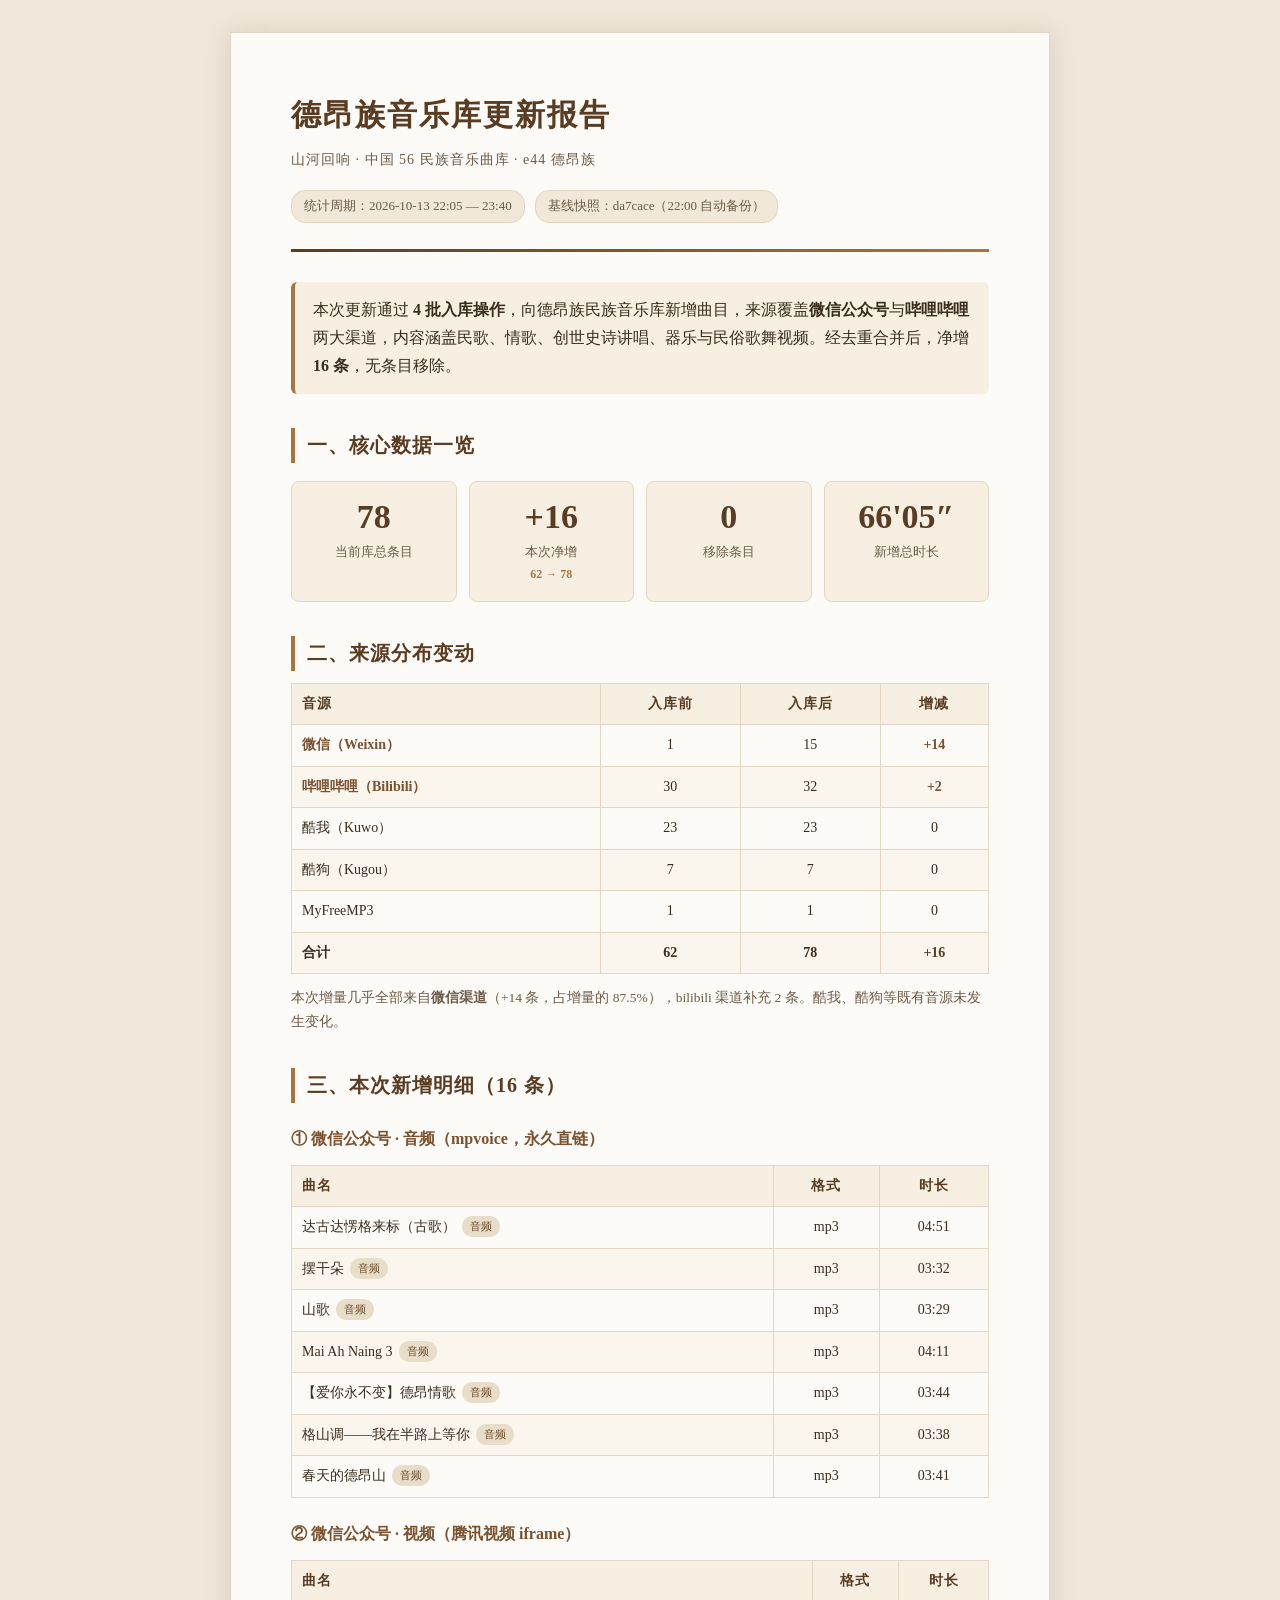
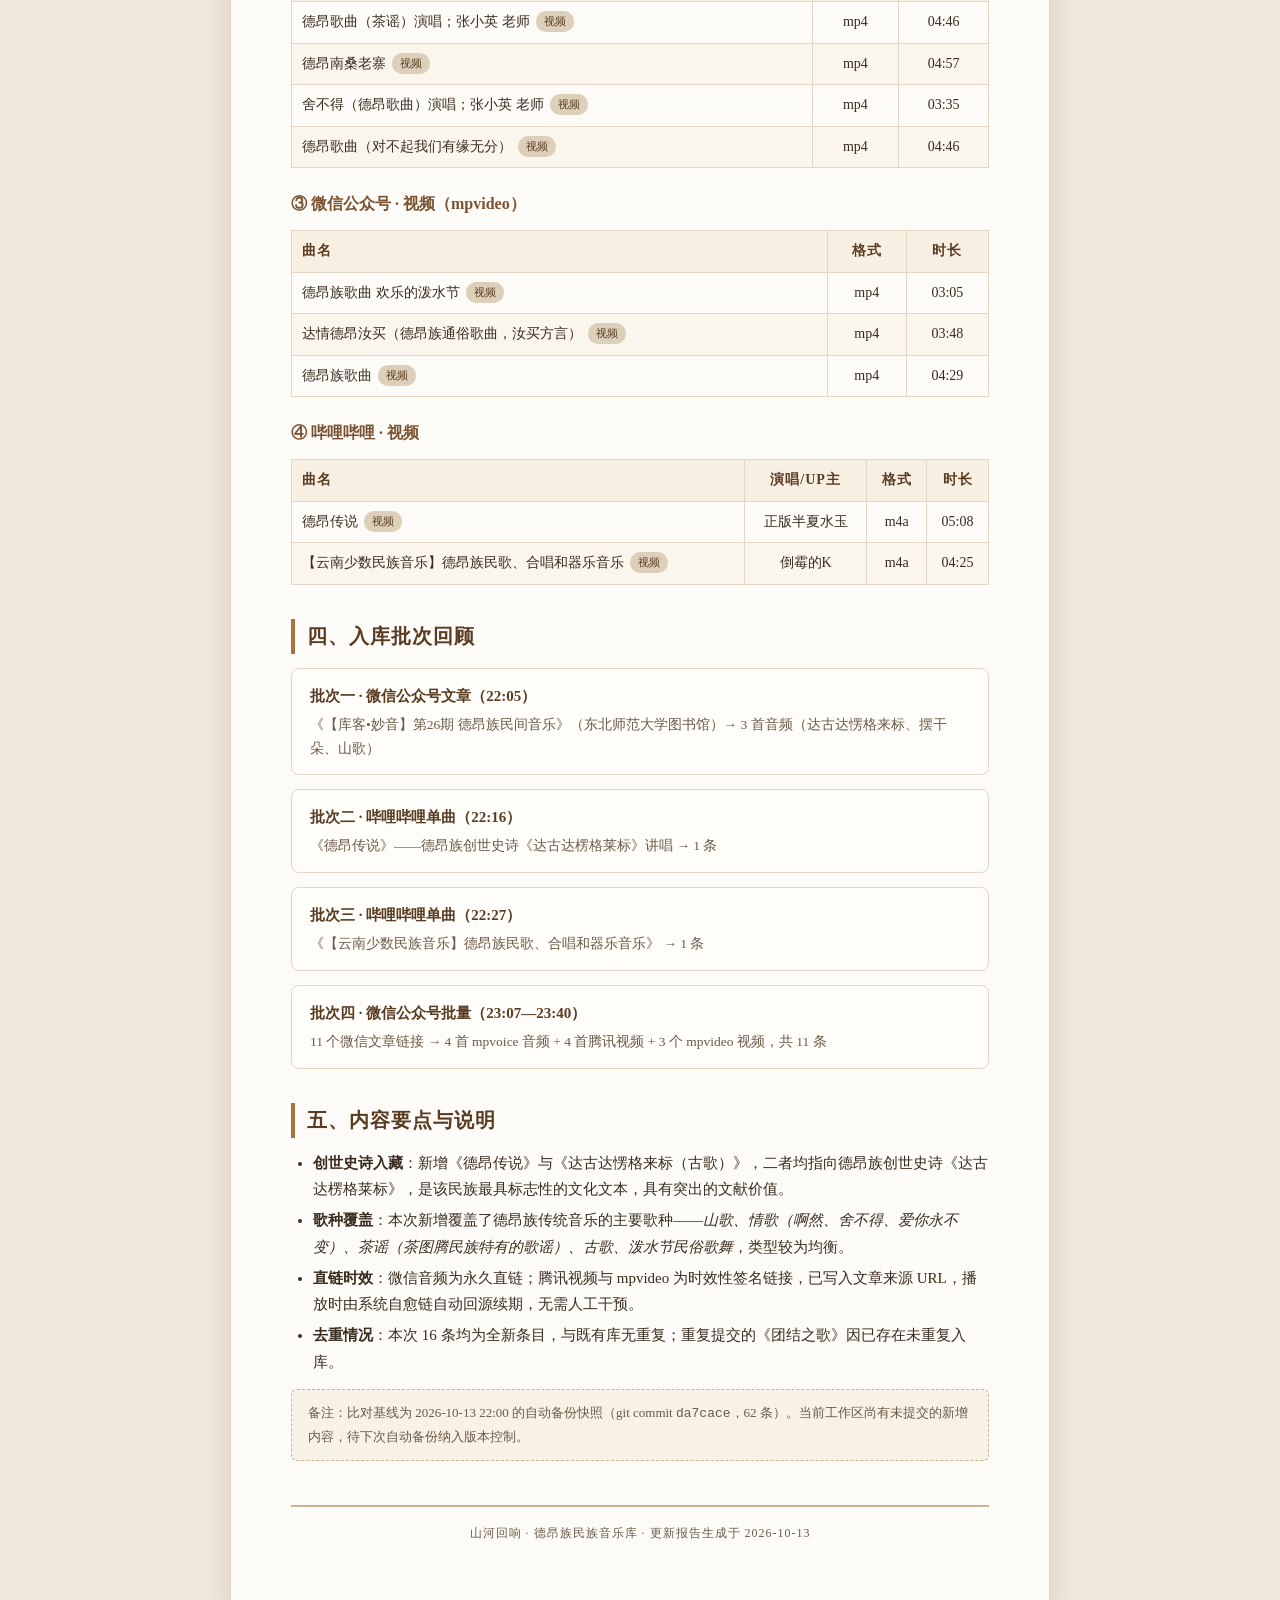
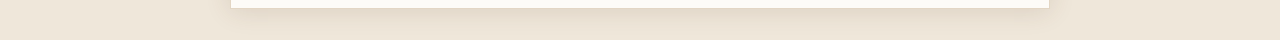
<file: 研究文本/德昂族音乐库更新报告_2026-10-13.html>
<!DOCTYPE html>
<html lang="zh-CN">
<head>
<meta charset="UTF-8">
<meta name="viewport" content="width=device-width, initial-scale=1.0">
<title>德昂族音乐库更新报告 · 2026-10-13</title>
<style>
  :root{
    --paper:#fdfbf7;
    --ink:#3a2c1e;
    --ink-soft:#6b5a47;
    --brown:#7a5230;
    --brown-dark:#5a3c22;
    --ochre:#a9743e;
    --accent:#b07a3f;
    --line:#e3d6c4;
    --line-strong:#cbb493;
    --chip:#f1e8d9;
    --warm:#f7efe2;
  }
  *{box-sizing:border-box;}
  body{
    margin:0;
    background:#efe7da;
    color:var(--ink);
    font-family:"Songti SC","STSong","SimSun","Noto Serif CJK SC",serif;
    line-height:1.75;
    -webkit-print-color-adjust:exact;
    print-color-adjust:exact;
  }
  .sheet{
    max-width:820px;
    margin:32px auto;
    background:var(--paper);
    padding:56px 60px 64px;
    box-shadow:0 2px 24px rgba(90,60,34,.14);
    border:1px solid var(--line);
  }
  @media (max-width:720px){ .sheet{padding:32px 22px 40px;} }
  h1{
    font-size:30px;
    letter-spacing:2px;
    margin:0 0 6px;
    color:var(--brown-dark);
    font-weight:700;
  }
  .subtitle{
    color:var(--ink-soft);
    font-size:14px;
    margin:0 0 6px;
    letter-spacing:1px;
  }
  .meta{
    display:flex;flex-wrap:wrap;gap:10px;
    margin:18px 0 26px;
    font-size:13px;color:var(--ink-soft);
  }
  .meta span{
    background:var(--chip);
    padding:4px 12px;border-radius:14px;
    border:1px solid var(--line);
  }
  .rule{
    height:3px;background:linear-gradient(90deg,var(--brown-dark),var(--ochre));
    margin:0 0 30px;border:0;
  }
  h2{
    font-size:20px;color:var(--brown-dark);
    margin:34px 0 12px;
    padding-left:12px;
    border-left:4px solid var(--ochre);
    letter-spacing:1px;
  }
  h3{font-size:16px;color:var(--brown);margin:22px 0 8px;}
  p{margin:8px 0;font-size:15px;}
  .lead{
    font-size:16px;color:var(--ink);
    background:var(--warm);
    padding:14px 18px;border-radius:6px;
    border-left:4px solid var(--ochre);
  }
  /* 统计卡片 */
  .stats{display:grid;grid-template-columns:repeat(4,1fr);gap:12px;margin:18px 0;}
  @media (max-width:640px){ .stats{grid-template-columns:repeat(2,1fr);} }
  .stat{
    background:var(--warm);border:1px solid var(--line);
    border-radius:8px;padding:16px 12px;text-align:center;
  }
  .stat .num{font-size:34px;font-weight:700;color:var(--brown-dark);line-height:1.1;}
  .stat .lbl{font-size:13px;color:var(--ink-soft);margin-top:6px;}
  .stat .delta{font-size:12px;color:var(--ochre);font-weight:600;}

  table{width:100%;border-collapse:collapse;margin:12px 0;font-size:14px;}
  th,td{border:1px solid var(--line);padding:8px 10px;text-align:left;}
  th{background:var(--warm);color:var(--brown-dark);font-weight:700;letter-spacing:1px;}
  tr:nth-child(even) td{background:#faf6ee;}
  .c{text-align:center;}
  .src-wx{color:#7a5230;font-weight:600;}
  .src-bili{color:#7a5230;font-weight:600;}

  .tag{display:inline-block;font-size:11px;padding:1px 8px;border-radius:10px;margin-left:6px;vertical-align:1px;}
  .tag-audio{background:#e8ddc8;color:#6b4a2a;}
  .tag-video{background:#ddd0ba;color:#5a3c22;}

  ul{margin:8px 0;padding-left:22px;}
  li{margin:5px 0;font-size:15px;}

  .note{
    font-size:13px;color:var(--ink-soft);
    background:#f7f1e6;border:1px dashed var(--line-strong);
    border-radius:6px;padding:12px 16px;margin:14px 0;
  }
  .footer{
    margin-top:44px;padding-top:16px;border-top:2px solid var(--line-strong);
    font-size:12px;color:var(--ink-soft);text-align:center;letter-spacing:1px;
  }
  .batch{
    border:1px solid var(--line);border-radius:8px;
    padding:14px 18px;margin:14px 0;background:#fffdf9;
  }
  .batch .bt{font-weight:700;color:var(--brown-dark);font-size:15px;margin-bottom:4px;}
  .batch .bd{font-size:13.5px;color:var(--ink-soft);}
  @media print{
    body{background:#fff;}
    .sheet{box-shadow:none;margin:0;border:none;max-width:none;}
  }
</style>
</head>
<body>
<div class="sheet">

  <h1>德昂族音乐库更新报告</h1>
  <p class="subtitle">山河回响 · 中国 56 民族音乐曲库 · e44 德昂族</p>
  <div class="meta">
    <span>统计周期：2026-10-13 22:05 — 23:40</span>
    <span>基线快照：da7cace（22:00 自动备份）</span>
  </div>
  <hr class="rule">

  <p class="lead">
    本次更新通过 <strong>4 批入库操作</strong>，向德昂族民族音乐库新增曲目，来源覆盖<strong>微信公众号</strong>与<strong>哔哩哔哩</strong>两大渠道，内容涵盖民歌、情歌、创世史诗讲唱、器乐与民俗歌舞视频。经去重合并后，净增 <strong>16 条</strong>，无条目移除。
  </p>

  <h2>一、核心数据一览</h2>
  <div class="stats">
    <div class="stat"><div class="num">78</div><div class="lbl">当前库总条目</div></div>
    <div class="stat"><div class="num">+16</div><div class="lbl">本次净增</div><div class="delta">62 → 78</div></div>
    <div class="stat"><div class="num">0</div><div class="lbl">移除条目</div></div>
    <div class="stat"><div class="num">66'05″</div><div class="lbl">新增总时长</div></div>
  </div>

  <h2>二、来源分布变动</h2>
  <table>
    <thead>
      <tr><th>音源</th><th class="c">入库前</th><th class="c">入库后</th><th class="c">增减</th></tr>
    </thead>
    <tbody>
      <tr><td class="src-wx">微信（Weixin）</td><td class="c">1</td><td class="c">15</td><td class="c" style="color:#7a5230;font-weight:700;">+14</td></tr>
      <tr><td class="src-bili">哔哩哔哩（Bilibili）</td><td class="c">30</td><td class="c">32</td><td class="c" style="color:#7a5230;font-weight:700;">+2</td></tr>
      <tr><td>酷我（Kuwo）</td><td class="c">23</td><td class="c">23</td><td class="c">0</td></tr>
      <tr><td>酷狗（Kugou）</td><td class="c">7</td><td class="c">7</td><td class="c">0</td></tr>
      <tr><td>MyFreeMP3</td><td class="c">1</td><td class="c">1</td><td class="c">0</td></tr>
      <tr style="font-weight:700;background:#f1e8d9;"><td>合计</td><td class="c">62</td><td class="c">78</td><td class="c" style="color:#5a3c22;">+16</td></tr>
    </tbody>
  </table>
  <p style="font-size:13.5px;color:var(--ink-soft);">
    本次增量几乎全部来自<strong>微信渠道</strong>（+14 条，占增量的 87.5%），bilibili 渠道补充 2 条。酷我、酷狗等既有音源未发生变化。
  </p>

  <h2>三、本次新增明细（16 条）</h2>

  <h3>① 微信公众号 · 音频（mpvoice，永久直链）</h3>
  <table>
    <thead><tr><th>曲名</th><th class="c">格式</th><th class="c">时长</th></tr></thead>
    <tbody>
      <tr><td>达古达愣格来标（古歌）<span class="tag tag-audio">音频</span></td><td class="c">mp3</td><td class="c">04:51</td></tr>
      <tr><td>摆干朵<span class="tag tag-audio">音频</span></td><td class="c">mp3</td><td class="c">03:32</td></tr>
      <tr><td>山歌<span class="tag tag-audio">音频</span></td><td class="c">mp3</td><td class="c">03:29</td></tr>
      <tr><td>Mai Ah Naing 3<span class="tag tag-audio">音频</span></td><td class="c">mp3</td><td class="c">04:11</td></tr>
      <tr><td>【爱你永不变】德昂情歌<span class="tag tag-audio">音频</span></td><td class="c">mp3</td><td class="c">03:44</td></tr>
      <tr><td>格山调——我在半路上等你<span class="tag tag-audio">音频</span></td><td class="c">mp3</td><td class="c">03:38</td></tr>
      <tr><td>春天的德昂山<span class="tag tag-audio">音频</span></td><td class="c">mp3</td><td class="c">03:41</td></tr>
    </tbody>
  </table>

  <h3>② 微信公众号 · 视频（腾讯视频 iframe）</h3>
  <table>
    <thead><tr><th>曲名</th><th class="c">格式</th><th class="c">时长</th></tr></thead>
    <tbody>
      <tr><td>德昂歌曲（茶谣）演唱；张小英 老师<span class="tag tag-video">视频</span></td><td class="c">mp4</td><td class="c">04:46</td></tr>
      <tr><td>德昂南桑老寨<span class="tag tag-video">视频</span></td><td class="c">mp4</td><td class="c">04:57</td></tr>
      <tr><td>舍不得（德昂歌曲）演唱；张小英 老师<span class="tag tag-video">视频</span></td><td class="c">mp4</td><td class="c">03:35</td></tr>
      <tr><td>德昂歌曲（对不起我们有缘无分）<span class="tag tag-video">视频</span></td><td class="c">mp4</td><td class="c">04:46</td></tr>
    </tbody>
  </table>

  <h3>③ 微信公众号 · 视频（mpvideo）</h3>
  <table>
    <thead><tr><th>曲名</th><th class="c">格式</th><th class="c">时长</th></tr></thead>
    <tbody>
      <tr><td>德昂族歌曲 欢乐的泼水节<span class="tag tag-video">视频</span></td><td class="c">mp4</td><td class="c">03:05</td></tr>
      <tr><td>达情德昂汝买（德昂族通俗歌曲，汝买方言）<span class="tag tag-video">视频</span></td><td class="c">mp4</td><td class="c">03:48</td></tr>
      <tr><td>德昂族歌曲<span class="tag tag-video">视频</span></td><td class="c">mp4</td><td class="c">04:29</td></tr>
    </tbody>
  </table>

  <h3>④ 哔哩哔哩 · 视频</h3>
  <table>
    <thead><tr><th>曲名</th><th class="c">演唱/UP主</th><th class="c">格式</th><th class="c">时长</th></tr></thead>
    <tbody>
      <tr><td>德昂传说<span class="tag tag-video">视频</span></td><td class="c">正版半夏水玉</td><td class="c">m4a</td><td class="c">05:08</td></tr>
      <tr><td>【云南少数民族音乐】德昂族民歌、合唱和器乐音乐<span class="tag tag-video">视频</span></td><td class="c">倒霉的K</td><td class="c">m4a</td><td class="c">04:25</td></tr>
    </tbody>
  </table>

  <h2>四、入库批次回顾</h2>

  <div class="batch">
    <div class="bt">批次一 · 微信公众号文章（22:05）</div>
    <div class="bd">《【库客•妙音】第26期 德昂族民间音乐》（东北师范大学图书馆）→ 3 首音频（达古达愣格来标、摆干朵、山歌）</div>
  </div>
  <div class="batch">
    <div class="bt">批次二 · 哔哩哔哩单曲（22:16）</div>
    <div class="bd">《德昂传说》——德昂族创世史诗《达古达楞格莱标》讲唱 → 1 条</div>
  </div>
  <div class="batch">
    <div class="bt">批次三 · 哔哩哔哩单曲（22:27）</div>
    <div class="bd">《【云南少数民族音乐】德昂族民歌、合唱和器乐音乐》 → 1 条</div>
  </div>
  <div class="batch">
    <div class="bt">批次四 · 微信公众号批量（23:07—23:40）</div>
    <div class="bd">11 个微信文章链接 → 4 首 mpvoice 音频 + 4 首腾讯视频 + 3 个 mpvideo 视频，共 11 条</div>
  </div>

  <h2>五、内容要点与说明</h2>
  <ul>
    <li><strong>创世史诗入藏</strong>：新增《德昂传说》与《达古达愣格来标（古歌）》，二者均指向德昂族创世史诗《达古达楞格莱标》，是该民族最具标志性的文化文本，具有突出的文献价值。</li>
    <li><strong>歌种覆盖</strong>：本次新增覆盖了德昂族传统音乐的主要歌种——<em>山歌、情歌（啊然、舍不得、爱你永不变）、茶谣（茶图腾民族特有的歌谣）、古歌、泼水节民俗歌舞</em>，类型较为均衡。</li>
    <li><strong>直链时效</strong>：微信音频为永久直链；腾讯视频与 mpvideo 为时效性签名链接，已写入文章来源 URL，播放时由系统自愈链自动回源续期，无需人工干预。</li>
    <li><strong>去重情况</strong>：本次 16 条均为全新条目，与既有库无重复；重复提交的《团结之歌》因已存在未重复入库。</li>
  </ul>

  <div class="note">
    备注：比对基线为 2026-10-13 22:00 的自动备份快照（git commit <code>da7cace</code>，62 条）。当前工作区尚有未提交的新增内容，待下次自动备份纳入版本控制。
  </div>

  <div class="footer">
    山河回响 · 德昂族民族音乐库 · 更新报告生成于 2026-10-13
  </div>

</div>
</body>
</html>
</file>
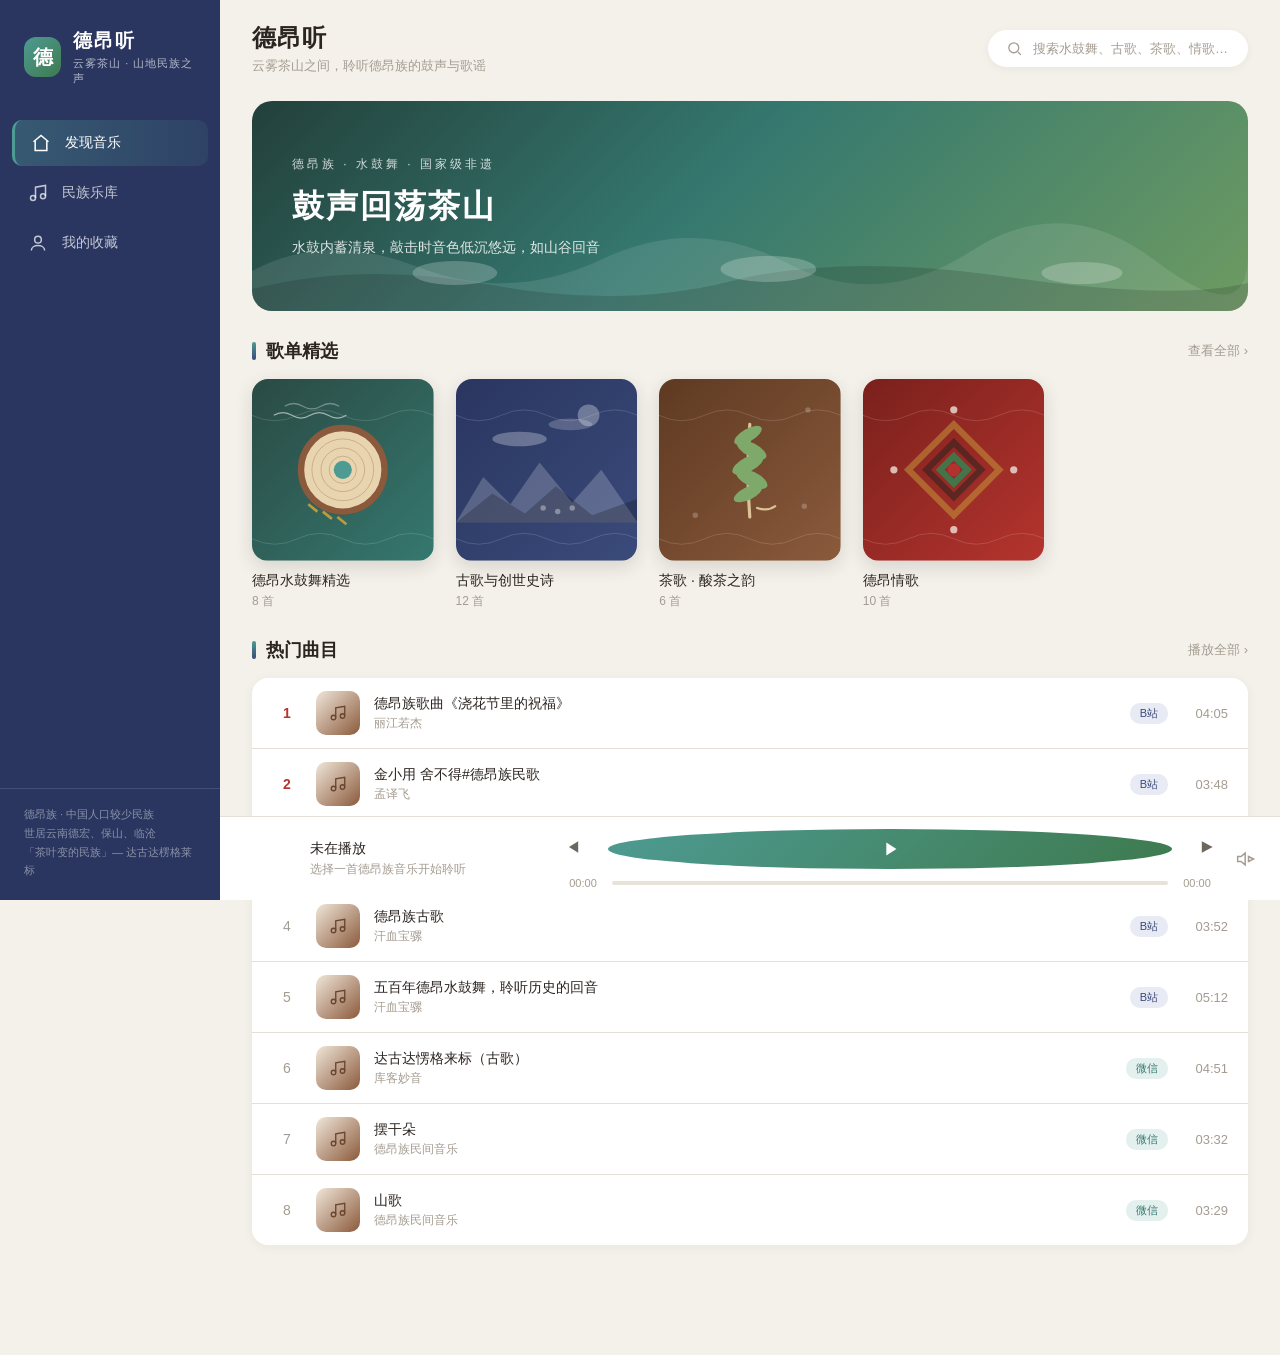
<file: 研究文本/德昂族音乐播放器UI.html>
<!DOCTYPE html>
<html lang="zh-CN">
<head>
<meta charset="UTF-8">
<meta name="viewport" content="width=device-width, initial-scale=1.0">
<title>德昂听 · 德昂族音乐</title>
<style>
  :root{
    --water:#4E9B93;         /* 水青 */
    --water-deep:#35786F;
    --water-pale:#E3F0EE;
    --indigo:#3A4A7A;        /* 靛蓝 */
    --indigo-deep:#2A3660;
    --indigo-pale:#E8EBF4;
    --wood:#8B5A3C;          /* 鼓木棕 */
    --wood-deep:#6B452C;
    --wood-pale:#F0E6D9;
    --vine-red:#B5342E;      /* 藤篾红 */
    --vine-green:#3E7A4E;    /* 藤篾绿 */
    --vine-yellow:#C9A13B;   /* 藤篾黄 */
    --vine-black:#2B2420;    /* 藤篾黑 */
    --silver:#F5F2EC;        /* 银白 */
    --silver-line:#E5E0D5;
    --bg:#F4F1EA;
    --card:#FFFFFF;
    --text:#2B2420;
    --text-2:#6E675E;
    --text-3:#A49C91;
  }
  *{box-sizing:border-box;margin:0;padding:0;-webkit-tap-highlight-color:transparent;}
  body{
    font-family:-apple-system,BlinkMacSystemFont,"PingFang SC","Microsoft YaHei","Segoe UI",sans-serif;
    background:var(--bg);
    color:var(--text);
    min-height:100vh;
  }
  ::-webkit-scrollbar{width:10px;height:10px;}
  ::-webkit-scrollbar-thumb{background:#D6CFC2;border-radius:5px;}
  ::-webkit-scrollbar-track{background:transparent;}

  .app{display:flex;min-height:100vh;}

  /* ===== 左侧导航 ===== */
  .sidebar{
    width:220px;flex-shrink:0;
    background:var(--indigo-deep);
    color:#fff;
    display:flex;flex-direction:column;
    position:sticky;top:0;height:100vh;
    padding:28px 0 20px;
  }
  .logo{display:flex;align-items:center;gap:12px;padding:0 24px;margin-bottom:34px;}
  .logo .mark{
    width:40px;height:40px;border-radius:12px;
    background:linear-gradient(135deg,var(--water),var(--vine-green));
    display:flex;align-items:center;justify-content:center;
    font-size:20px;font-weight:700;color:#fff;
  }
  .logo .lt{font-size:19px;font-weight:700;letter-spacing:2px;}
  .logo .ls{font-size:11px;opacity:.65;margin-top:2px;letter-spacing:1px;}
  .nav{flex:1;display:flex;flex-direction:column;gap:4px;padding:0 12px;}
  .nav a{
    display:flex;align-items:center;gap:14px;
    padding:13px 16px;border-radius:10px;
    color:rgba(255,255,255,.72);text-decoration:none;
    font-size:14px;cursor:pointer;transition:.2s;
  }
  .nav a svg{width:20px;height:20px;}
  .nav a:hover{background:rgba(255,255,255,.08);color:#fff;}
  .nav a.active{
    background:linear-gradient(90deg,rgba(78,155,147,.35),rgba(78,155,147,.12));
    color:#fff;font-weight:500;
    border-left:3px solid var(--water);
  }
  .side-foot{
    padding:16px 24px 0;border-top:1px solid rgba(255,255,255,.12);
    font-size:11px;color:rgba(255,255,255,.45);line-height:1.7;
  }

  /* ===== 主内容 ===== */
  .main{flex:1;min-width:0;display:flex;flex-direction:column;}
  .main-scroll{flex:1;overflow-y:auto;padding:0 0 110px;}
  .container{max-width:1080px;margin:0 auto;padding:0 32px;}
  .topbar{
    display:flex;align-items:center;justify-content:space-between;
    padding:22px 32px 6px;max-width:1080px;margin:0 auto;
  }
  .topbar .greet{font-size:24px;font-weight:700;letter-spacing:1px;}
  .topbar .sub{font-size:13px;color:var(--text-3);margin-top:3px;}
  .search{
    display:flex;align-items:center;gap:10px;
    background:var(--card);border-radius:22px;padding:10px 18px;
    min-width:260px;box-shadow:0 2px 8px rgba(43,36,32,.05);
  }
  .search svg{width:17px;height:17px;color:var(--text-3);}
  .search input{border:none;outline:none;background:transparent;font-size:13px;flex:1;color:var(--text);}
  .search input::placeholder{color:var(--text-3);}

  /* ===== 茶山 Banner ===== */
  .banner{
    position:relative;overflow:hidden;
    margin:20px 32px 0;max-width:1016px;
    border-radius:20px;height:210px;
    background:linear-gradient(135deg,#23403B 0%,#35786F 45%,#6E9B62 100%);
    color:#fff;padding:34px 40px;
    display:flex;flex-direction:column;justify-content:center;
  }
  .banner .b-kicker{font-size:12px;letter-spacing:3px;opacity:.8;margin-bottom:12px;}
  .banner .b-title{font-size:32px;font-weight:700;letter-spacing:2px;}
  .banner .b-sub{font-size:14px;opacity:.85;margin-top:10px;}
  .tea-hills{position:absolute;right:0;bottom:0;left:0;height:110px;}
  .tea-hills svg{width:100%;height:100%;display:block;}

  .sec-head{display:flex;align-items:center;justify-content:space-between;margin:28px 0 16px;}
  .sec-head .t{font-size:18px;font-weight:700;display:flex;align-items:center;gap:10px;}
  .sec-head .t .bar{width:4px;height:18px;border-radius:2px;background:linear-gradient(var(--water),var(--indigo));}
  .sec-head .more{font-size:13px;color:var(--text-3);cursor:pointer;}

  /* ===== 歌单网格 ===== */
  .pl-grid{display:grid;grid-template-columns:repeat(auto-fill,minmax(180px,1fr));gap:22px;}
  .pl-card{cursor:pointer;transition:.25s;}
  .pl-card:hover{transform:translateY(-3px);}
  .pl-cover{
    width:100%;aspect-ratio:1;border-radius:16px;position:relative;overflow:hidden;
    box-shadow:0 6px 18px rgba(43,36,32,.14);
  }
  .pl-cover svg{position:absolute;inset:0;width:100%;height:100%;display:block;}
  .pl-card .pl-name{font-size:14px;font-weight:500;margin-top:10px;line-height:1.4;}
  .pl-card .pl-count{font-size:12px;color:var(--text-3);margin-top:3px;}
  .pl-play{
    position:absolute;right:10px;bottom:10px;width:38px;height:38px;border-radius:50%;
    background:rgba(255,255,255,.92);display:flex;align-items:center;justify-content:center;
    box-shadow:0 3px 10px rgba(0,0,0,.25);opacity:0;transition:.2s;z-index:3;
  }
  .pl-card:hover .pl-play{opacity:1;}
  .pl-play svg{width:18px;height:18px;color:var(--water-deep);position:static;}

  /* ===== 歌曲表格 ===== */
  .song-table{background:var(--card);border-radius:16px;overflow:hidden;box-shadow:0 2px 12px rgba(43,36,32,.05);}
  .song-row{
    display:flex;align-items:center;gap:14px;padding:13px 20px;
    cursor:pointer;transition:.15s;
    border-bottom:1px solid var(--silver-line);
  }
  .song-row:last-child{border-bottom:none;}
  .song-row:hover{background:var(--water-pale);}
  .song-row.playing .sn{color:var(--water-deep);font-weight:700;}
  .song-row .idx{width:30px;text-align:center;font-size:14px;color:var(--text-3);flex-shrink:0;}
  .song-row .idx.hot{color:var(--vine-red);font-weight:700;}
  .song-row .sr-cover{
    width:44px;height:44px;border-radius:10px;flex-shrink:0;
    background:linear-gradient(135deg,var(--wood-pale),var(--wood));
    display:flex;align-items:center;justify-content:center;
  }
  .song-row .sr-cover svg{width:18px;height:18px;color:var(--wood-deep);}
  .song-info{flex:1;min-width:0;}
  .song-info .sn{font-size:14px;font-weight:500;white-space:nowrap;overflow:hidden;text-overflow:ellipsis;}
  .song-info .sr{font-size:12px;color:var(--text-3);margin-top:2px;white-space:nowrap;overflow:hidden;text-overflow:ellipsis;}
  .song-row .src-tag{font-size:11px;padding:3px 10px;border-radius:10px;flex-shrink:0;background:var(--silver);color:var(--text-2);}
  .song-row .src-tag.wx{background:var(--water-pale);color:var(--water-deep);}
  .song-row .src-tag.bili{background:var(--indigo-pale);color:var(--indigo);}
  .song-row .dur{font-size:13px;color:var(--text-3);flex-shrink:0;width:46px;text-align:right;}

  /* ===== 底部播放栏 ===== */
  .player-bar{
    position:fixed;left:220px;right:0;bottom:0;height:84px;
    background:var(--card);border-top:1px solid var(--silver-line);
    display:flex;align-items:center;gap:20px;padding:0 24px;
    z-index:100;
  }
  @media (max-width:768px){.player-bar{left:0;}}
  .pb-left{display:flex;align-items:center;gap:14px;width:300px;min-width:0;cursor:pointer;}
  .pb-cover{width:52px;height:52px;border-radius:12px;flex-shrink:0;position:relative;overflow:hidden;}
  .pb-cover svg{position:absolute;inset:0;width:100%;height:100%;}
  .pb-left .pb-name{font-size:14px;font-weight:500;white-space:nowrap;overflow:hidden;text-overflow:ellipsis;}
  .pb-left .pb-singer{font-size:12px;color:var(--text-3);margin-top:3px;}
  .pb-center{flex:1;min-width:0;}
  .pb-btns{display:flex;align-items:center;justify-content:center;gap:24px;margin-bottom:8px;}
  .pb-btn{cursor:pointer;color:var(--text-2);}
  .pb-btn svg{width:20px;height:20px;}
  .pb-btn.main{
    width:40px;height:40px;border-radius:50%;
    background:linear-gradient(135deg,var(--water),var(--vine-green));
    display:flex;align-items:center;justify-content:center;color:#fff;
  }
  .pb-btn.main svg{width:22px;height:22px;}
  .pb-progress{display:flex;align-items:center;gap:10px;}
  .pb-progress .time{font-size:11px;color:var(--text-3);width:38px;text-align:center;}
  .pb-track{flex:1;height:4px;background:#E8E2D8;border-radius:2px;position:relative;cursor:pointer;}
  .pb-track .fill{height:100%;width:0%;background:var(--water);border-radius:2px;position:relative;}
  .pb-right{display:flex;align-items:center;gap:16px;color:var(--text-3);}
  .pb-right svg{width:20px;height:20px;cursor:pointer;}

  /* ===== 播放页覆盖层 ===== */
  .player-overlay{
    position:fixed;inset:0;z-index:200;
    background:linear-gradient(180deg,var(--indigo-deep) 0%,#31505C 34%,var(--bg) 34.1%);
    display:none;overflow-y:auto;
  }
  .player-overlay.show{display:block;}
  .player-overlay .po-inner{max-width:860px;margin:0 auto;padding:24px 32px 40px;}
  .po-top{display:flex;align-items:center;justify-content:space-between;color:#fff;}
  .po-top .po-back{
    width:40px;height:40px;border-radius:50%;background:rgba(255,255,255,.14);
    display:flex;align-items:center;justify-content:center;cursor:pointer;
  }
  .po-top .po-back svg{width:22px;height:22px;}
  .po-top .po-center{text-align:center;}
  .po-top .po-center .l1{font-size:12px;opacity:.75;}
  .po-top .po-center .l2{font-size:17px;font-weight:700;margin-top:2px;}

  /* ===== 鼓面唱片（牛皮鼓面 · 旋转） ===== */
  .drum-stage{
    display:flex;align-items:center;justify-content:center;
    margin:34px 0 10px;position:relative;min-height:360px;
  }
  .disc-wrap{position:relative;width:320px;height:320px;z-index:2;}
  .disc{
    position:absolute;inset:0;border-radius:50%;
    animation:spin 26s linear infinite;
    animation-play-state:paused;
    filter:drop-shadow(0 18px 34px rgba(0,0,0,.45));
  }
  .disc-wrap.spinning .disc{animation-play-state:running;}
  @keyframes spin{to{transform:rotate(360deg);}}
  .disc svg{width:100%;height:100%;display:block;}
  /* 鼓心水波（不随盘转） */
  .disc-core{
    position:absolute;inset:0;margin:auto;width:88px;height:88px;border-radius:50%;
    background:radial-gradient(circle at 40% 35%,#DFF2EF,var(--water) 70%,var(--water-deep));
    box-shadow:inset 0 0 0 3px rgba(255,255,255,.5), 0 0 18px rgba(78,155,147,.5);
    display:flex;align-items:center;justify-content:center;z-index:3;
  }
  .disc-core .wave{position:absolute;inset:0;border-radius:50%;border:1.5px solid rgba(255,255,255,.75);animation:wd-rip 3s ease-out infinite;}
  .disc-core .wave.w2{animation-delay:1.5s;}
  @keyframes wd-rip{0%{transform:scale(.45);opacity:.9;}100%{transform:scale(2.3);opacity:0;}}
  .disc-core svg{width:30px;height:30px;color:rgba(255,255,255,.9);position:static;}
  /* 阶段水波（盘外） */
  .stage-ripple{
    position:absolute;inset:0;margin:auto;width:0;height:0;border-radius:50%;
    border:2px solid rgba(78,155,147,.35);z-index:1;
    animation:rip 3.6s ease-out infinite;
  }
  .stage-ripple.r2{animation-delay:1.8s;}
  @keyframes rip{0%{width:0;height:0;opacity:.8;}100%{width:520px;height:520px;opacity:0;}}

  /* 歌曲信息 */
  .po-song{text-align:center;color:#fff;padding:0 30px;}
  .po-song .p-name{font-size:24px;font-weight:700;letter-spacing:1px;}
  .po-song .p-singer{font-size:13px;color:rgba(255,255,255,.7);margin-top:8px;}
  .po-tags{display:flex;gap:10px;justify-content:center;margin-top:14px;flex-wrap:wrap;}
  .po-tag{
    font-size:12px;padding:5px 14px;border-radius:16px;
    background:rgba(255,255,255,.14);color:rgba(255,255,255,.9);
    border:1px solid rgba(255,255,255,.22);
  }

  .progress-wrap{padding:0 40px;margin-top:22px;}
  .progress-bar{width:100%;height:4px;border-radius:2px;background:rgba(255,255,255,.25);position:relative;cursor:pointer;}
  .progress-bar .fill{height:100%;width:0%;border-radius:2px;background:var(--water);position:relative;}
  .progress-bar .dot{position:absolute;right:-7px;top:50%;transform:translateY(-50%);width:14px;height:14px;border-radius:50%;background:#fff;}
  .progress-time{display:flex;justify-content:space-between;margin-top:8px;font-size:11px;color:rgba(255,255,255,.6);}

  .po-controls{display:flex;align-items:center;justify-content:center;gap:40px;margin-top:18px;}
  .pc{color:#fff;cursor:pointer;}
  .pc svg{width:26px;height:26px;}
  .pc.main{width:66px;height:66px;border-radius:50%;background:rgba(255,255,255,.16);border:2px solid rgba(255,255,255,.5);display:flex;align-items:center;justify-content:center;}
  .pc.main svg{width:32px;height:32px;}

  .po-lyric{background:var(--card);border-radius:20px;margin-top:20px;padding:26px 32px;}
  .po-lyric .l-head{display:flex;justify-content:space-between;font-size:12px;color:var(--text-3);margin-bottom:14px;}
  .lyric-line{font-size:15px;line-height:2.1;color:var(--text-2);text-align:center;}
  .lyric-line.on{color:var(--vine-red);font-weight:700;font-size:16px;}

  .hide{display:none !important;}
  @media (max-width:768px){
    .sidebar{display:none;}
    .player-bar{left:0;}
    .topbar{padding:18px 20px 6px;}
    .container{padding:0 20px;}
    .banner{margin:16px 20px 0;height:170px;}
    .banner .b-title{font-size:24px;}
    .disc-wrap{width:250px;height:250px;}
  }
</style>
</head>
<body>
<div class="app">

  <!-- ===== 侧边导航 ===== -->
  <aside class="sidebar">
    <div class="logo">
      <div class="mark">德</div>
      <div>
        <div class="lt">德昂听</div>
        <div class="ls">云雾茶山 · 山地民族之声</div>
      </div>
    </div>
    <nav class="nav">
      <a class="active" data-view="discover">
        <svg viewBox="0 0 24 24" fill="none" stroke="currentColor" stroke-width="1.8"><path d="M3 10.5L12 3l9 7.5"/><path d="M5 9.5V21h14V9.5"/></svg>
        发现音乐
      </a>
      <a data-view="lib">
        <svg viewBox="0 0 24 24" fill="none" stroke="currentColor" stroke-width="1.8"><path d="M9 18V5l12-2v13"/><circle cx="6" cy="18" r="3"/><circle cx="18" cy="16" r="3"/></svg>
        民族乐库
      </a>
      <a data-view="mine">
        <svg viewBox="0 0 24 24" fill="none" stroke="currentColor" stroke-width="1.8"><circle cx="12" cy="8" r="4"/><path d="M4 21c0-4 4-6 8-6s8 2 8 6"/></svg>
        我的收藏
      </a>
    </nav>
    <div class="side-foot">
      德昂族 · 中国人口较少民族<br>
      世居云南德宏、保山、临沧<br>
      「茶叶变的民族」— 达古达楞格莱标
    </div>
  </aside>

  <!-- ===== 主内容 ===== -->
  <div class="main">
    <div class="main-scroll">

      <!-- 发现页 -->
      <section id="sec-discover">
        <div class="topbar">
          <div>
            <div class="greet">德昂听</div>
            <div class="sub">云雾茶山之间，聆听德昂族的鼓声与歌谣</div>
          </div>
          <div class="search">
            <svg viewBox="0 0 24 24" fill="none" stroke="currentColor" stroke-width="1.8"><circle cx="11" cy="11" r="7"/><path d="M21 21l-4-4"/></svg>
            <input placeholder="搜索水鼓舞、古歌、茶歌、情歌…">
          </div>
        </div>

        <div class="banner">
          <div class="b-kicker">德昂族 · 水鼓舞 · 国家级非遗</div>
          <div class="b-title">鼓声回荡茶山</div>
          <div class="b-sub">水鼓内蓄清泉，敲击时音色低沉悠远，如山谷回音</div>
          <div class="tea-hills">
            <svg viewBox="0 0 1080 110" preserveAspectRatio="none">
              <path d="M0 110 L0 70 Q80 30 180 66 T380 58 T580 62 T780 50 T980 60 T1080 54 L1080 110 Z" fill="rgba(255,255,255,0.10)"/>
              <path d="M0 110 L0 88 Q120 60 260 84 T520 80 T820 76 T1080 82 L1080 110 Z" fill="rgba(0,0,0,0.14)"/>
              <g fill="rgba(255,255,255,0.22)">
                <ellipse cx="220" cy="72" rx="46" ry="12"/><ellipse cx="560" cy="68" rx="52" ry="13"/><ellipse cx="900" cy="72" rx="44" ry="11"/>
              </g>
            </svg>
          </div>
        </div>

        <div class="container">
          <div class="sec-head">
            <div class="t"><span class="bar"></span>歌单精选</div>
            <span class="more">查看全部 ›</span>
          </div>
          <div class="pl-grid" id="plGrid"></div>

          <div class="sec-head">
            <div class="t"><span class="bar"></span>热门曲目</div>
            <span class="more">播放全部 ›</span>
          </div>
          <div class="song-table" id="hotTable"></div>
        </div>
      </section>

      <!-- 乐库页 -->
      <section id="sec-lib" class="hide">
        <div class="topbar">
          <div>
            <div class="greet">民族乐库</div>
            <div class="sub">德昂族音乐分类归档 · 共 78 首</div>
          </div>
        </div>
        <div class="container">
          <div class="song-table" id="libTable"></div>
        </div>
      </section>

      <!-- 我的页 -->
      <section id="sec-mine" class="hide">
        <div class="topbar">
          <div><div class="greet">我的收藏</div></div>
        </div>
        <div class="container">
          <div class="song-table" id="mineTable"></div>
        </div>
      </section>

    </div>
  </div>

  <!-- ===== 底部播放栏 ===== -->
  <div class="player-bar" id="playerBar">
    <div class="pb-left" onclick="openPlayer()">
      <div class="pb-cover" id="pbCover"></div>
      <div>
        <div class="pb-name" id="pbName">未在播放</div>
        <div class="pb-singer" id="pbSinger">选择一首德昂族音乐开始聆听</div>
      </div>
    </div>
    <div class="pb-center">
      <div class="pb-btns">
        <span class="pb-btn" onclick="prevSong()"><svg viewBox="0 0 24 24" fill="currentColor"><path d="M17 5l-11 7 11 7z"/></svg></span>
        <span class="pb-btn main" onclick="togglePlay()"><svg id="pbPlayIco" viewBox="0 0 24 24" fill="currentColor"><path d="M8 5l11 7-11 7z"/></svg></span>
        <span class="pb-btn" onclick="nextSong()"><svg viewBox="0 0 24 24" fill="currentColor"><path d="M7 5l13 7-13 7z"/></svg></span>
      </div>
      <div class="pb-progress">
        <span class="time" id="pbCur">00:00</span>
        <div class="pb-track"><div class="fill" id="pbFill"></div></div>
        <span class="time" id="pbDur">00:00</span>
      </div>
    </div>
    <div class="pb-right">
      <svg viewBox="0 0 24 24" fill="none" stroke="currentColor" stroke-width="1.8"><path d="M11 5L6 9H2v6h4l5 4zM15 9l6 3-6 3z"/></svg>
    </div>
  </div>

  <!-- ===== 播放页覆盖层 ===== -->
  <div class="player-overlay" id="playerOverlay">
    <div class="po-inner">
      <div class="po-top">
        <div class="po-back" onclick="closePlayer()">
          <svg viewBox="0 0 24 24" fill="none" stroke="currentColor" stroke-width="2"><path d="M19 12H5M12 19l-7-7 7-7"/></svg>
        </div>
        <div class="po-center">
          <div class="l1" id="poFrom">德昂族音乐</div>
          <div class="l2" id="poPlName">—</div>
        </div>
        <div style="width:40px;"></div>
      </div>

      <div class="drum-stage">
        <div class="stage-ripple"></div>
        <div class="stage-ripple r2"></div>
        <div class="disc-wrap" id="discWrap">
          <div class="disc">
            <!-- 牛皮鼓面唱片：外圈藤篾编织环 + 鼓皮纹理 + 鼓钉 -->
            <svg viewBox="0 0 320 320">
              <defs>
                <radialGradient id="hideG" cx="42%" cy="38%" r="75%">
                  <stop offset="0%" stop-color="#F2E5C9"/>
                  <stop offset="55%" stop-color="#DCC298"/>
                  <stop offset="85%" stop-color="#BE9A6B"/>
                  <stop offset="100%" stop-color="#9C7B50"/>
                </radialGradient>
              </defs>
              <!-- 鼓框外环（木） -->
              <circle cx="160" cy="160" r="158" fill="#5A3B24"/>
              <circle cx="160" cy="160" r="150" fill="#7A5233"/>
              <!-- 藤篾编织环（红黑绿黄四色，两道） -->
              <g id="vineRing1"></g>
              <g id="vineRing2"></g>
              <!-- 鼓钉一圈 -->
              <g id="nails"></g>
              <!-- 牛皮鼓面 -->
              <circle cx="160" cy="160" r="118" fill="url(#hideG)"/>
              <!-- 鼓皮放射纹理 -->
              <g stroke="rgba(122,82,51,.28)" stroke-width="1" id="grain"></g>
              <!-- 同心细环 -->
              <circle cx="160" cy="160" r="96" fill="none" stroke="rgba(122,82,51,.35)" stroke-width="1.5"/>
              <circle cx="160" cy="160" r="70" fill="none" stroke="rgba(122,82,51,.3)" stroke-width="1"/>
              <!-- 水纹暗刻 -->
              <g fill="none" stroke="rgba(78,155,147,.30)" stroke-width="2" id="waves"></g>
            </svg>
          </div>
          <div class="disc-core">
            <div class="wave"></div><div class="wave w2"></div>
            <svg viewBox="0 0 24 24" fill="currentColor"><path d="M12 3v10.55A4 4 0 1 0 14 17V7h4V3h-6z"/></svg>
          </div>
        </div>
      </div>

      <div class="po-song">
        <div class="p-name" id="poName">未在播放</div>
        <div class="p-singer" id="poSinger">选择一首德昂族音乐</div>
        <div class="po-tags" id="poTags"></div>
      </div>

      <div class="progress-wrap">
        <div class="progress-bar"><div class="fill" id="poFill"></div></div>
        <div class="progress-time"><span id="poCur">00:00</span><span id="poDur">00:00</span></div>
      </div>

      <div class="po-controls">
        <span class="pc" onclick="prevSong()"><svg viewBox="0 0 24 24" fill="currentColor"><path d="M17 5l-11 7 11 7z"/></svg></span>
        <span class="pc main" onclick="togglePlay()"><svg id="poPlayIco" viewBox="0 0 24 24" fill="currentColor"><path d="M8 5l11 7-11 7z"/></svg></span>
        <span class="pc" onclick="nextSong()"><svg viewBox="0 0 24 24" fill="currentColor"><path d="M7 5l13 7-13 7z"/></svg></span>
      </div>

      <div class="po-lyric">
        <div class="l-head"><span>歌词 · 德昂语 / 汉译</span><span id="lToggle" onclick="toggleLyric()" style="cursor:pointer;">收起</span></div>
        <div id="lyricBox">
          <div class="lyric-line">水波荡起，鼓声回荡茶山</div>
          <div class="lyric-line on">祖先的茶歌飘过云雾的村庄</div>
          <div class="lyric-line">藤篾腰箍缠绕着千年的守望</div>
        </div>
      </div>
    </div>
  </div>

</div>

<script>
  /* ================= 数据 ================= */
  const SONGS = [
    {name:"德昂族歌曲《浇花节里的祝福》", singer:"丽江若杰", src:"bili", tag:"浇花节", dur:"04:05"},
    {name:"金小用 舍不得#德昂族民歌", singer:"孟译飞", src:"bili", tag:"情歌", dur:"03:48"},
    {name:"德昂族水鼓舞", singer:"凤舞文艺传媒", src:"bili", tag:"水鼓舞 · 非遗", dur:"04:05"},
    {name:"德昂族古歌", singer:"汗血宝骡", src:"bili", tag:"古歌", dur:"03:52"},
    {name:"五百年德昂水鼓舞，聆听历史的回音", singer:"汗血宝骡", src:"bili", tag:"水鼓舞", dur:"05:12"},
    {name:"达古达愣格来标（古歌）", singer:"库客妙音", src:"wx", tag:"创世史诗", dur:"04:51"},
    {name:"摆干朵", singer:"德昂族民间音乐", src:"wx", tag:"民俗歌舞", dur:"03:32"},
    {name:"山歌", singer:"德昂族民间音乐", src:"wx", tag:"山歌", dur:"03:29"},
    {name:"德昂歌曲（茶谣）", singer:"张小英", src:"wx", tag:"茶歌", dur:"04:46"},
    {name:"德昂传说", singer:"正版半夏水玉", src:"bili", tag:"创世史诗", dur:"05:08"},
    {name:"【云南少数民族音乐】德昂族民歌、合唱和器乐音乐", singer:"倒霉的K", src:"bili", tag:"民歌合唱", dur:"04:25"},
    {name:"德昂族歌曲 欢乐的泼水节", singer:"德昂族文化展", src:"wx", tag:"泼水节", dur:"03:05"},
  ];

  /* 歌单：每首含封面 SVG 母题 + 指向 SONGS 索引 */
  const PLAYLISTS = [
    {name:"德昂水鼓舞精选", count:"8 首", songs:[2,4,6,3],
     c1:"#2A4A44", c2:"#35786F", motif:"drum"},
    {name:"古歌与创世史诗", count:"12 首", songs:[5,9,3,10],
     c1:"#2A3660", c2:"#3A4A7A", motif:"mountain"},
    {name:"茶歌 · 酸茶之韵", count:"6 首", songs:[8,7,0,5],
     c1:"#5E3A22", c2:"#8B5A3C", motif:"tea"},
    {name:"德昂情歌", count:"10 首", songs:[1,8,7,2],
     c1:"#7A201C", c2:"#B5342E", motif:"weave"},
  ];

  /* ================= 歌单封面（四种民族纹样 SVG） ================= */
  function plCoverSVG(p){
    const uid = 'g'+Math.random().toString(36).slice(2,8);
    let motif = '';
    if(p.motif==='drum'){
      /* 水鼓：鼓面 + 藤篾环 + 水波 */
      motif = `
        <circle cx="100" cy="104" r="46" fill="rgba(0,0,0,.18)"/>
        <circle cx="100" cy="100" r="46" fill="#E8D5B0"/>
        <circle cx="100" cy="100" r="46" fill="none" stroke="#8B5A3C" stroke-width="7"/>
        <g stroke="rgba(139,90,60,.35)" stroke-width="1">
          <circle cx="100" cy="100" r="34" fill="none"/><circle cx="100" cy="100" r="24" fill="none"/><circle cx="100" cy="100" r="15" fill="none"/>
        </g>
        <circle cx="100" cy="100" r="10" fill="#4E9B93"/>
        <g fill="none" stroke="rgba(255,255,255,.55)" stroke-width="1.4">
          <path d="M24 40 q10 -6 20 0 t20 0 t20 0 t20 0"/>
          <path d="M36 30 q10 -6 20 0 t20 0 t20 0" opacity=".6"/>
        </g>
        <g stroke="#C9A13B" stroke-width="3" fill="none" opacity=".9">
          <path d="M62 138 l10 8 M78 146 l10 8 M94 152 l10 8"/>
        </g>`;
    } else if(p.motif==='mountain'){
      /* 茶山与云雾 */
      motif = `
        <path d="M0 158 L30 108 L60 138 L92 92 L128 136 L160 100 L200 158 Z" fill="rgba(255,255,255,.20)"/>
        <path d="M0 158 L40 126 L76 148 L110 118 L150 150 L200 132 L200 158 Z" fill="rgba(0,0,0,.22)"/>
        <ellipse cx="70" cy="66" rx="30" ry="8" fill="rgba(255,255,255,.28)"/>
        <ellipse cx="126" cy="50" rx="24" ry="6.5" fill="rgba(255,255,255,.20)"/>
        <g fill="rgba(255,255,255,.35)">
          <circle cx="96" cy="142" r="3"/><circle cx="112" cy="146" r="3"/><circle cx="128" cy="142" r="3"/>
        </g>
        <circle cx="146" cy="40" r="12" fill="rgba(255,255,255,.30)"/>`;
    } else if(p.motif==='tea'){
      /* 茶叶枝 */
      motif = `
        <g transform="translate(100,96)">
          <path d="M0 56 Q-4 10 0 -46" fill="none" stroke="#DCC298" stroke-width="3.5" stroke-linecap="round"/>
          <g fill="#7FA86B">
            <ellipse cx="-2" cy="-34" rx="17" ry="7" transform="rotate(-30 -2 -34)"/>
            <ellipse cx="2" cy="-18" rx="18" ry="7.5" transform="rotate(28 2 -18)"/>
            <ellipse cx="-2" cy="-2" rx="19" ry="8" transform="rotate(-28 -2 -2)"/>
            <ellipse cx="2" cy="14" rx="19" ry="8" transform="rotate(26 2 14)"/>
            <ellipse cx="-2" cy="30" rx="17" ry="7" transform="rotate(-26 -2 30)"/>
          </g>
          <path d="M8 46 q12 4 20 -2" fill="none" stroke="#DCC298" stroke-width="2.4" stroke-linecap="round"/>
        </g>
        <g fill="rgba(255,255,255,.22)">
          <circle cx="40" cy="150" r="3"/><circle cx="160" cy="140" r="3"/><circle cx="164" cy="34" r="3"/>
        </g>`;
    } else {
      /* 藤篾编织：菱形几何 */
      motif = `
        <g opacity=".92">
          <g stroke-width="7" stroke-linecap="round" fill="none">
            <path d="M50 100 L100 50 L150 100 L100 150 Z" stroke="#C9A13B" opacity=".55"/>
            <path d="M70 100 L100 70 L130 100 L100 130 Z" stroke="#2B2420" opacity=".6"/>
            <path d="M85 100 L100 85 L115 100 L100 115 Z" stroke="#3E7A4E"/>
          </g>
          <circle cx="100" cy="100" r="7" fill="#B5342E"/>
          <g fill="#F0E6D9" opacity=".85">
            <circle cx="100" cy="34" r="4"/><circle cx="100" cy="166" r="4"/>
            <circle cx="34" cy="100" r="4"/><circle cx="166" cy="100" r="4"/>
          </g>
        </g>`;
    }
    return `
    <svg viewBox="0 0 200 200" preserveAspectRatio="xMidYMid slice">
      <defs>
        <linearGradient id="${uid}" x1="0" y1="0" x2="1" y2="1">
          <stop offset="0%" stop-color="${p.c1}"/><stop offset="100%" stop-color="${p.c2}"/>
        </linearGradient>
      </defs>
      <rect width="200" height="200" fill="url(#${uid})"/>
      <g opacity=".16" fill="none" stroke="#fff" stroke-width="1">
        <path d="M0 40 q25 12 50 0 t50 0 t50 0 t50 0"/>
        <path d="M0 176 q25 12 50 0 t50 0 t50 0 t50 0"/>
      </g>
      ${motif}
    </svg>`;
  }

  /* ================= 鼓面唱片 SVG 生成 ================= */
  function buildDiscSVG(){
    // 藤篾编织环：两圈四色段
    const cols = ['#B5342E','#2B2420','#3E7A4E','#C9A13B'];
    let r1='', r2='';
    const seg = 26;
    for(let i=0;i<seg;i++){
      const a0=(i/seg)*Math.PI*2, a1=((i+0.86)/seg)*Math.PI*2;
      const c=cols[i%4];
      r1+=`<path d="M ${160+141*Math.cos(a0)} ${160+141*Math.sin(a0)} A 141 141 0 0 1 ${160+141*Math.cos(a1)} ${160+141*Math.sin(a1)}" stroke="${c}" stroke-width="9" fill="none" stroke-linecap="round"/>`;
      r2+=`<path d="M ${160+128*Math.cos(a0+0.12)} ${160+128*Math.sin(a0+0.12)} A 128 128 0 0 1 ${160+128*Math.cos(a1+0.12)} ${160+128*Math.sin(a1+0.12)}" stroke="${cols[(i+2)%4]}" stroke-width="5" fill="none" stroke-linecap="round" opacity=".85"/>`;
    }
    document.getElementById('vineRing1').innerHTML=r1;
    document.getElementById('vineRing2').innerHTML=r2;
    // 鼓钉
    let nails='';
    for(let i=0;i<36;i++){
      const a=(i/36)*Math.PI*2;
      nails+=`<circle cx="${160+135.5*Math.cos(a)}" cy="${160+135.5*Math.sin(a)}" r="2.6" fill="#E8D5B0" opacity=".8"/>`;
    }
    document.getElementById('nails').innerHTML=nails;
    // 鼓皮放射纹理
    let grain='';
    for(let i=0;i<48;i++){
      const a=(i/48)*Math.PI*2;
      grain+=`<line x1="${160+22*Math.cos(a)}" y1="${160+22*Math.sin(a)}" x2="${160+114*Math.cos(a)}" y2="${160+114*Math.sin(a)}"/>`;
    }
    document.getElementById('grain').innerHTML=grain;
    // 鼓面水纹暗刻
    let wv='';
    for(let k=0;k<3;k++){
      const rr=104-k*14;
      let d='';
      for(let x=-rr;x<=rr;x+=6){
        const y=Math.sqrt(Math.max(0,rr*rr-x*x));
        d+=(d?' L':'M')+(160+x)+' '+(160+y*0.32);
      }
      for(let x=rr;x>=-rr;x-=6){
        const y=Math.sqrt(Math.max(0,rr*rr-x*x));
        d+=' L'+(160+x)+' '+(160-y*0.32);
      }
      wv+=`<path d="${d}Z"/>`;
    }
    document.getElementById('waves').innerHTML=wv;
  }

  /* ================= 渲染 ================= */
  function renderPlaylists(){
    document.getElementById('plGrid').innerHTML = PLAYLISTS.map((p,pi)=>`
      <div class="pl-card" onclick="playPlaylist(${pi})">
        <div class="pl-cover">${plCoverSVG(p)}
          <div class="pl-play"><svg viewBox="0 0 24 24" fill="currentColor"><path d="M8 5l11 7-11 7z"/></svg></div>
        </div>
        <div class="pl-name">${p.name}</div>
        <div class="pl-count">${p.count}</div>
      </div>`).join('');
  }

  let queue = [];        // 当前队列（SONGS 索引）
  let curIdx = -1;       // 队列内位置
  let curFrom = '德昂族音乐';
  let curPl = null;

  function songRow(s,i,listName){
    const idx = i<3 ? `<span class="idx hot">${i+1}</span>` : `<span class="idx">${i+1}</span>`;
    const cover = `<div class="sr-cover"><svg viewBox="0 0 24 24" fill="none" stroke="currentColor" stroke-width="1.8"><path d="M9 18V5l12-2v13"/><circle cx="6" cy="18" r="3"/><circle cx="18" cy="16" r="3"/></svg></div>`;
    const tag = s.src==='wx' ? '<span class="src-tag wx">微信</span>' : '<span class="src-tag bili">B站</span>';
    const on = (queue.length && curFrom===listName && queue[curIdx]===i) ? 'playing' : '';
    return `<div class="song-row ${on}" onclick="playFrom('${listName}',${i})">
      ${idx}${cover}
      <div class="song-info"><div class="sn">${s.name}</div><div class="sr">${s.singer}</div></div>
      ${tag}<span class="dur">${s.dur}</span>
    </div>`;
  }

  function renderAll(){
    document.getElementById('hotTable').innerHTML = SONGS.slice(0,8).map((s,i)=>songRow(s,i,'热门曲目')).join('');
    document.getElementById('libTable').innerHTML = SONGS.map((s,i)=>songRow(s,i,'民族乐库')).join('');
    document.getElementById('mineTable').innerHTML = SONGS.slice(0,5).map((s,i)=>songRow(s,i,'我的收藏')).join('');
  }

  /* ================= 播放逻辑 ================= */
  function playPlaylist(pi){
    const p = PLAYLISTS[pi];
    queue = p.songs.slice();
    curIdx = 0; curFrom = p.name; curPl = p;
    loadCur();
    openPlayer();
  }
  function playFrom(listName, i){
    queue = listName==='热门曲目' ? SONGS.slice(0,8).map((_,k)=>k)
          : listName==='民族乐库' ? SONGS.map((_,k)=>k)
          : SONGS.slice(0,5).map((_,k)=>k);
    curIdx = queue.indexOf(i);
    curFrom = listName; curPl = null;
    loadCur();
    openPlayer();
  }
  function loadCur(){
    const s = SONGS[queue[curIdx]];
    document.getElementById('pbName').textContent = s.name;
    document.getElementById('pbSinger').textContent = s.singer;
    document.getElementById('poName').textContent = s.name;
    document.getElementById('poSinger').textContent = s.singer + ' · 德昂族';
    document.getElementById('poFrom').textContent = '德昂族音乐 · e44';
    document.getElementById('poPlName').textContent = curFrom;
    document.getElementById('pbDur').textContent = s.dur;
    document.getElementById('poDur').textContent = s.dur;
    document.getElementById('pbCur').textContent='00:00';
    document.getElementById('poCur').textContent='00:00';
    document.getElementById('pbFill').style.width='0%';
    document.getElementById('poFill').style.width='0%';
    document.getElementById('poTags').innerHTML =
      `<span class="po-tag">${s.tag}</span><span class="po-tag">德昂族 · e44</span><span class="po-tag">${s.src==='wx'?'微信音源':'哔哩哔哩音源'}</span>`;
    document.getElementById('pbCover').innerHTML = curPl ? plCoverSVG(curPl) : drumMiniSVG();
    renderAll(); // 刷新 playing 高亮
    playing = true; setPlayIcon();
    document.getElementById('discWrap').classList.add('spinning');
  }
  function drumMiniSVG(){
    return `<svg viewBox="0 0 200 200"><rect width="200" height="200" rx="24" fill="#35786F"/><circle cx="100" cy="100" r="52" fill="#E8D5B0" stroke="#8B5A3C" stroke-width="9"/><circle cx="100" cy="100" r="12" fill="#4E9B93"/></svg>`;
  }
  function nextSong(){ if(!queue.length) return; curIdx=(curIdx+1)%queue.length; loadCur(); }
  function prevSong(){ if(!queue.length) return; curIdx=(curIdx-1+queue.length)%queue.length; loadCur(); }

  function openPlayer(){ document.getElementById('playerOverlay').classList.add('show'); }
  function closePlayer(){ document.getElementById('playerOverlay').classList.remove('show'); }

  let playing = true;
  function setPlayIcon(){
    const on = '<path d="M8 5l11 7-11 7z"/>';
    const off = '<path d="M7 5h3v14H7zM14 5h3v14h-3z"/>';
    document.getElementById('pbPlayIco').innerHTML = playing ? on : off;
    document.getElementById('poPlayIco').innerHTML = playing ? on : off;
    document.getElementById('discWrap').classList.toggle('spinning', playing);
  }
  function togglePlay(){ playing=!playing; setPlayIcon(); }
  function toggleLyric(){
    const b=document.getElementById('lyricBox'), t=document.getElementById('lToggle');
    if(b.style.display==='none'){b.style.display='block';t.textContent='收起';}
    else{b.style.display='none';t.textContent='展开';}
  }

  document.querySelectorAll('.nav a').forEach(a=>{
    a.addEventListener('click',()=>{
      document.querySelectorAll('.nav a').forEach(x=>x.classList.remove('active'));
      a.classList.add('active');
      document.getElementById('sec-discover').classList.toggle('hide', a.dataset.view!=='discover');
      document.getElementById('sec-lib').classList.toggle('hide', a.dataset.view!=='lib');
      document.getElementById('sec-mine').classList.toggle('hide', a.dataset.view!=='mine');
    });
  });

  buildDiscSVG();
  renderPlaylists();
  renderAll();
</script>
</body>
</html>
</file>
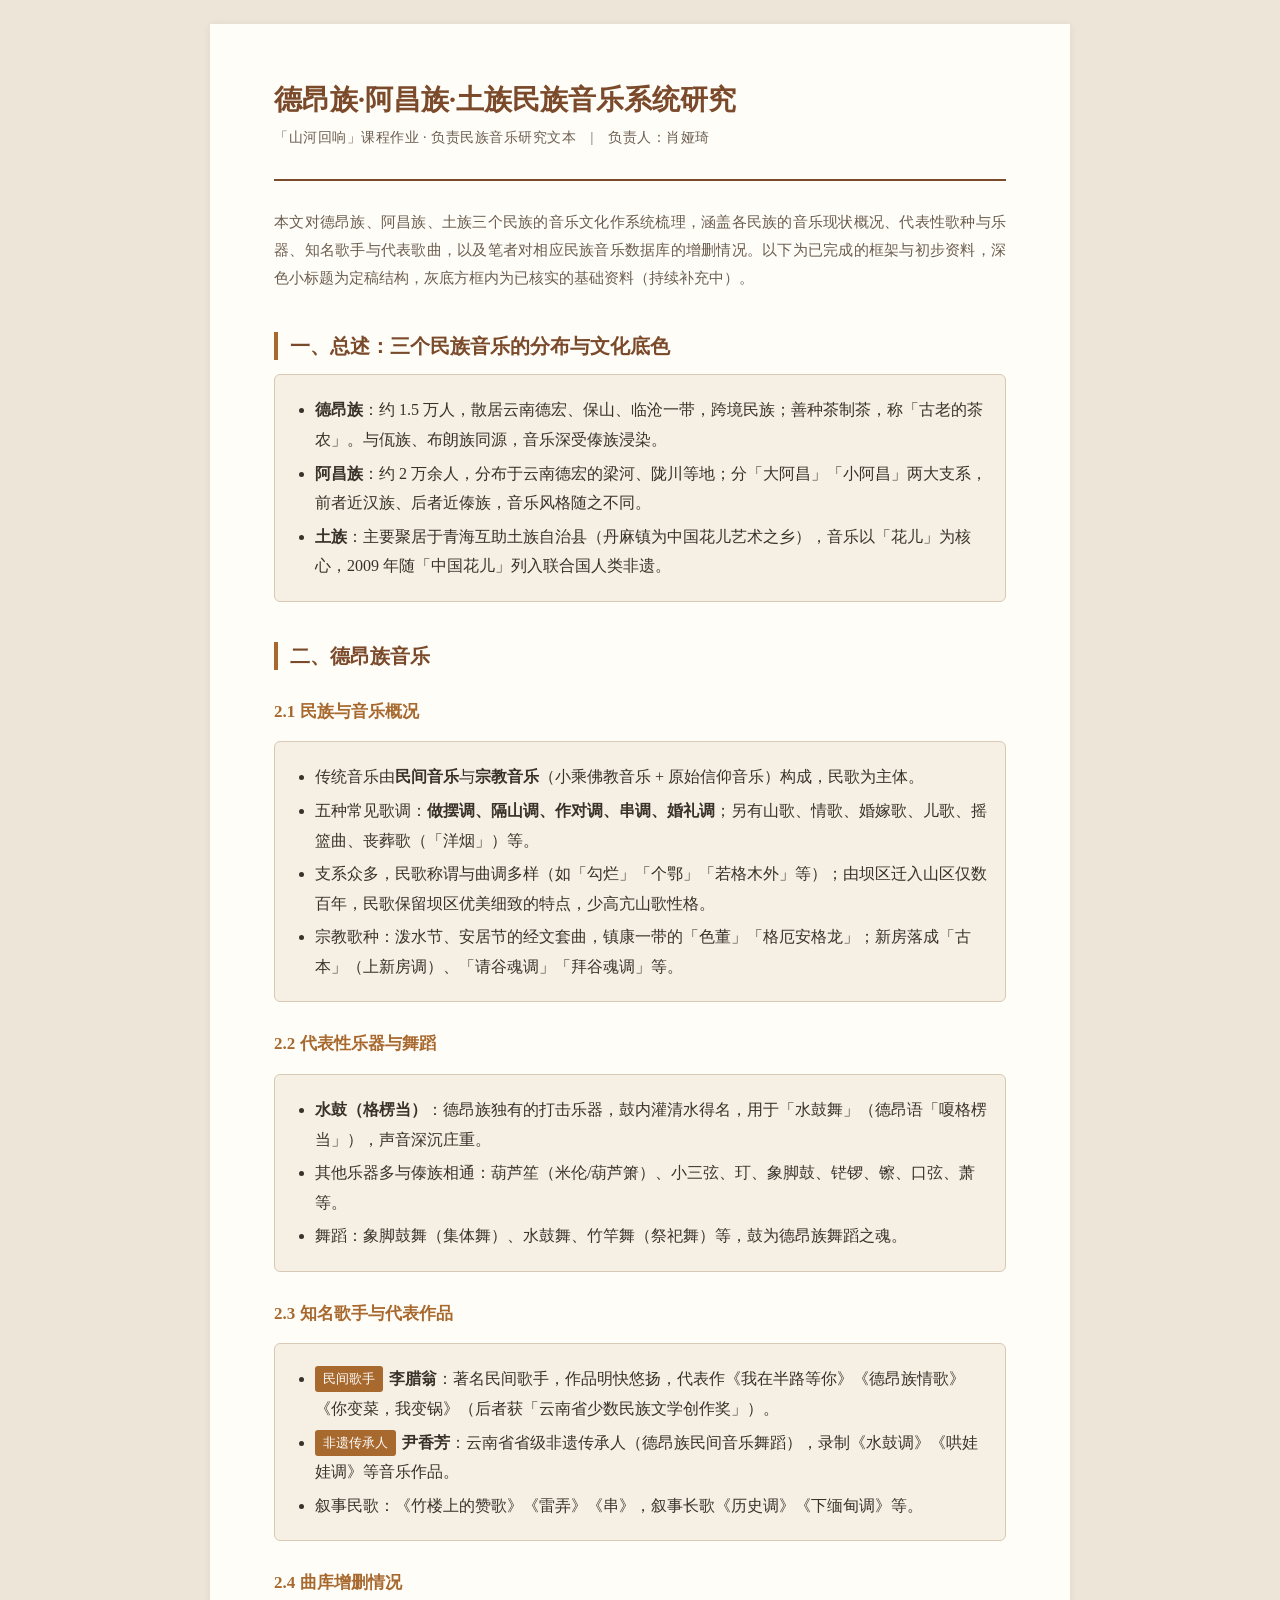
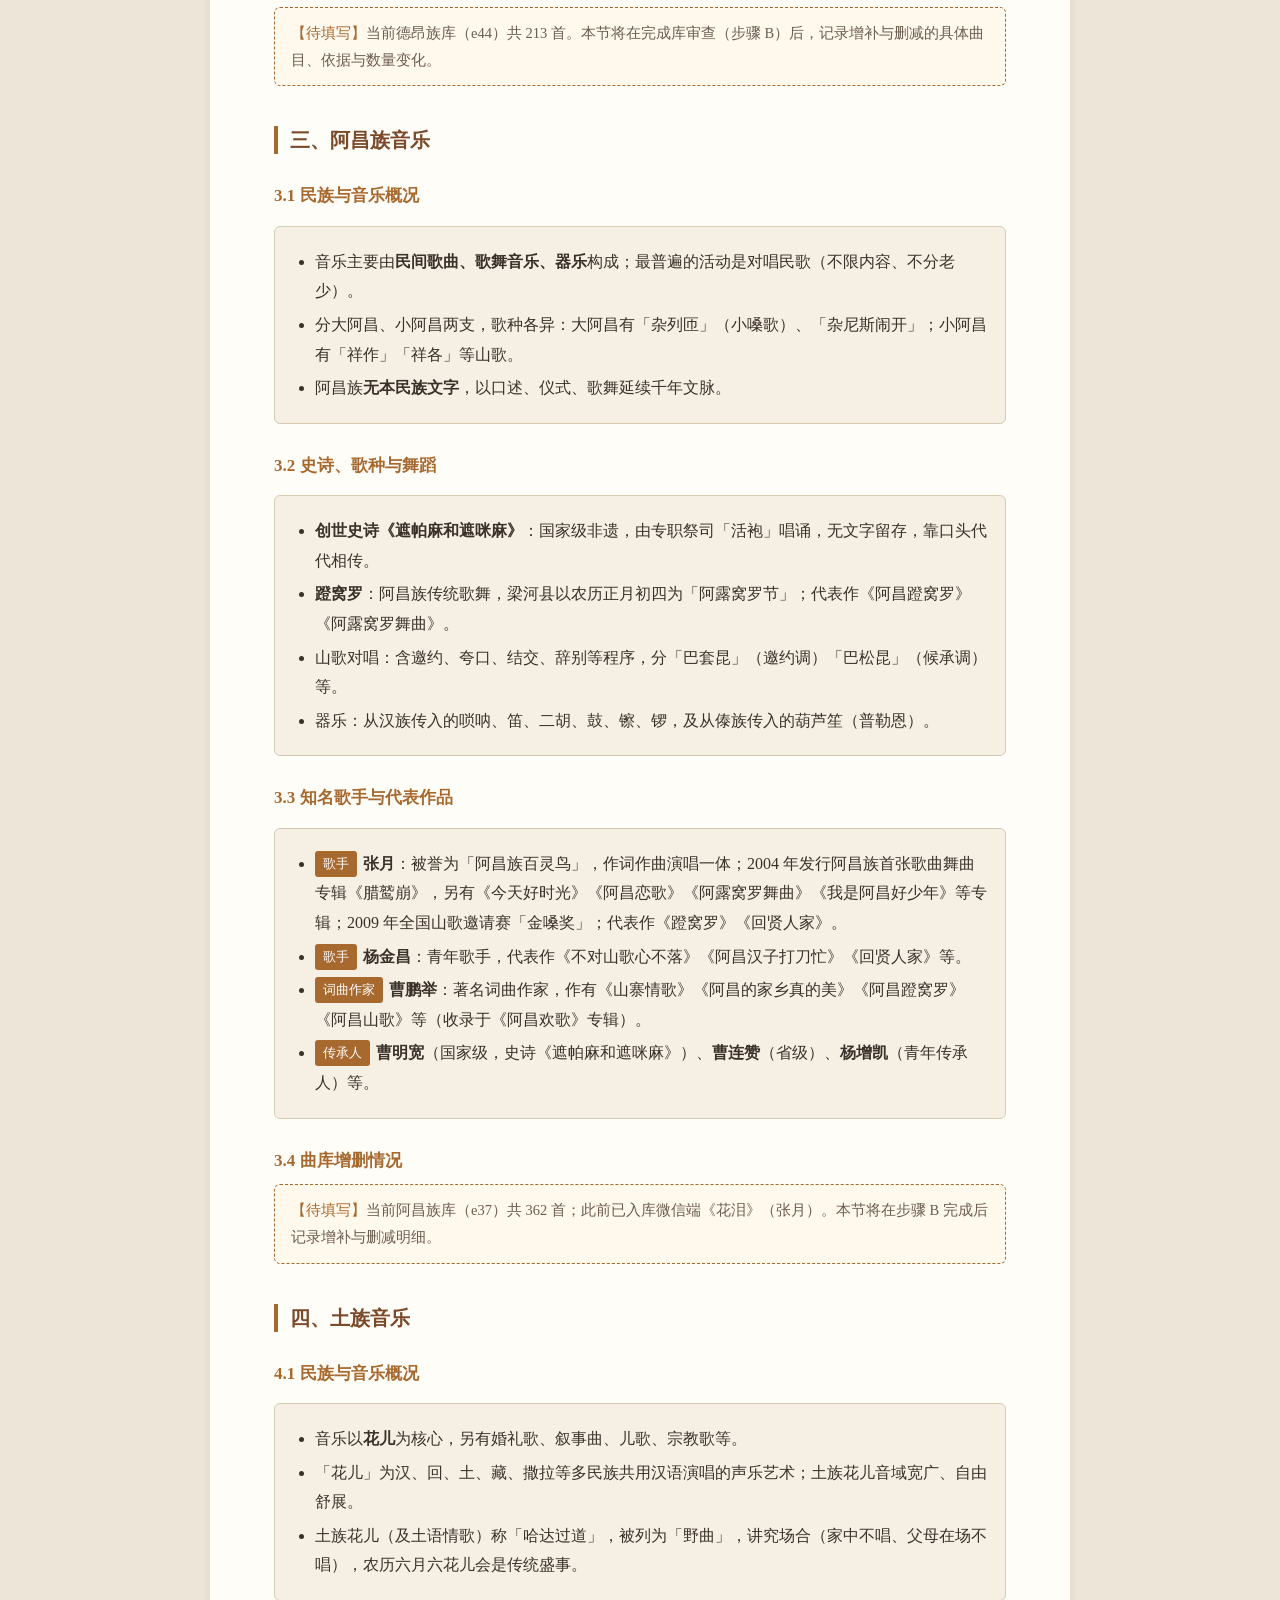
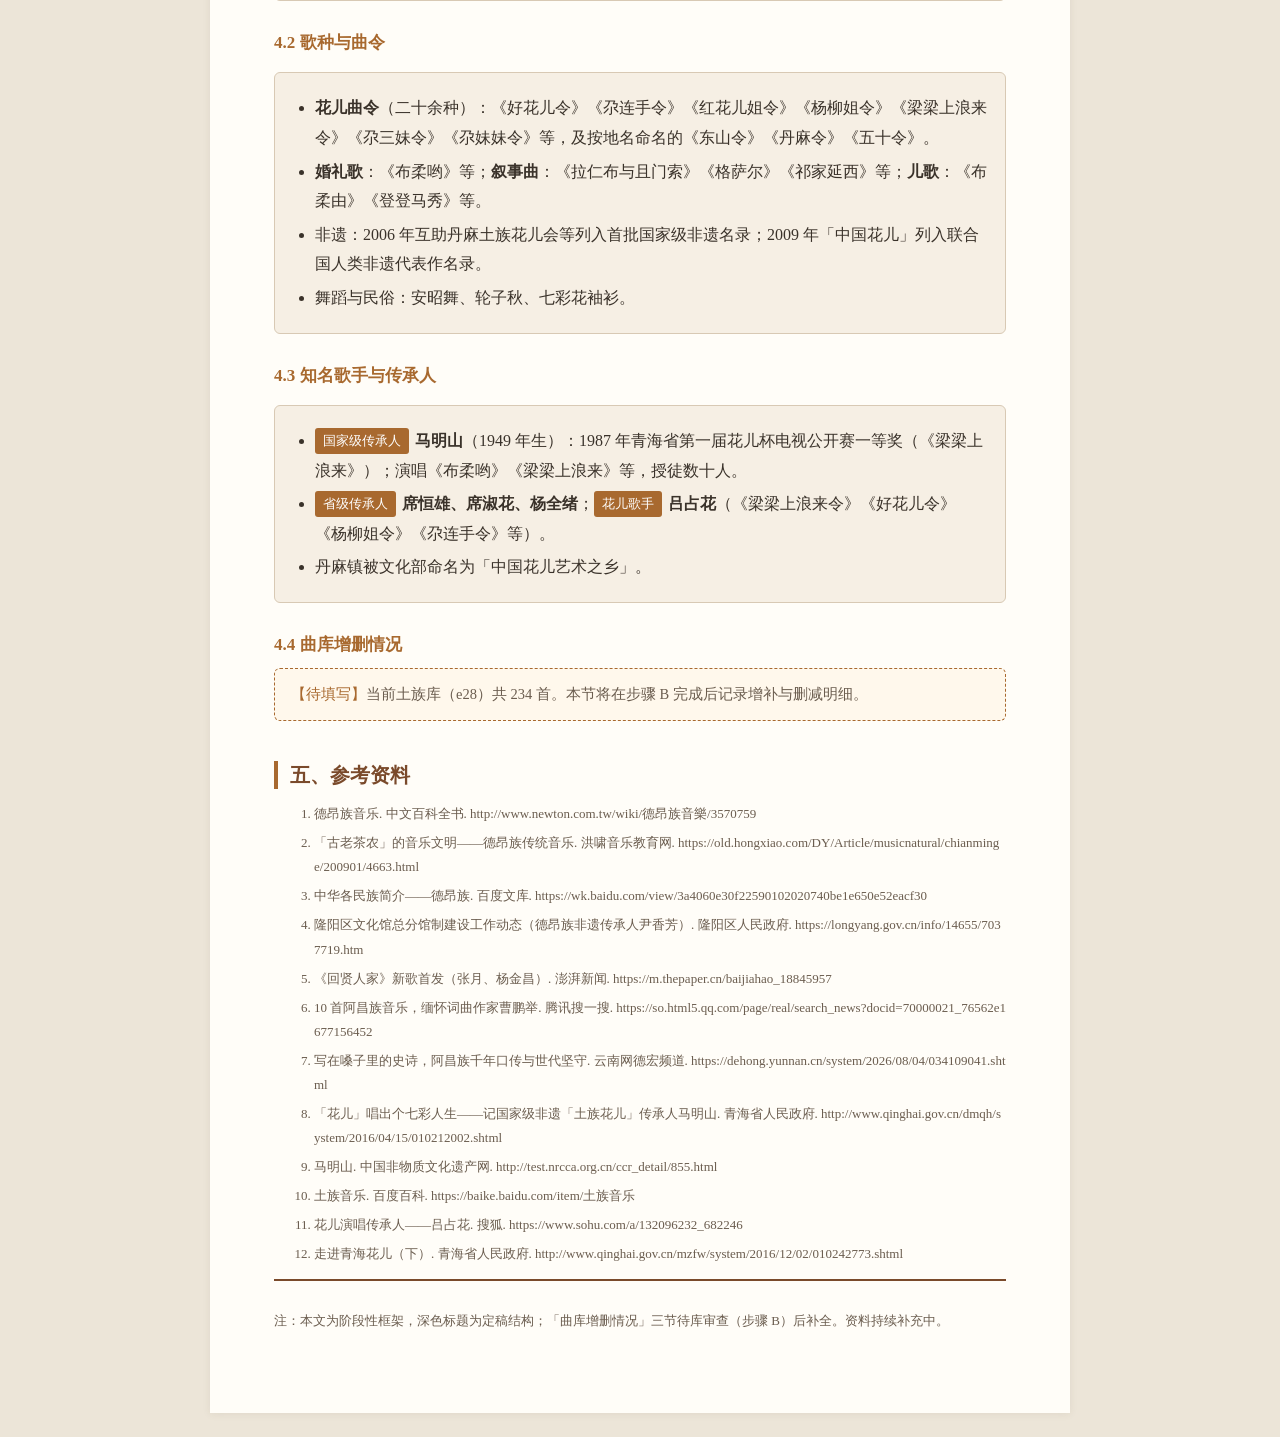
<file: 研究文本/德昂阿昌土族民族音乐系统研究.html>
<!DOCTYPE html>
<html lang="zh-CN">
<head>
<meta charset="UTF-8">
<meta name="viewport" content="width=device-width, initial-scale=1.0">
<title>德昂族·阿昌族·土族民族音乐系统研究</title>
<style>
  :root{
    --paper:#fffdf8;
    --ink:#3a322a;
    --sub:#6b5d4f;
    --brown:#7a4a2b;
    --ochre:#a8692f;
    --line:#d8c9b4;
    --soft:#f6efe4;
  }
  *{box-sizing:border-box;}
  body{
    margin:0; background:#ece5d8; color:var(--ink);
    font-family:"Songti SC","SimSun","Noto Serif SC",Georgia,"Times New Roman",serif;
    line-height:1.85; font-size:16px;
  }
  .page{
    max-width:860px; margin:24px auto; background:var(--paper);
    padding:56px 64px 72px; box-shadow:0 1px 8px rgba(80,60,40,.08);
  }
  h1{font-size:28px; font-weight:700; color:var(--brown); margin:0 0 6px; line-height:1.4;}
  .subtitle{color:var(--sub); font-size:14px; margin-bottom:28px; letter-spacing:.5px;}
  .rule{border:none; border-top:2px solid var(--brown); margin:6px 0 28px;}
  h2{
    font-size:20px; color:var(--brown); margin:40px 0 12px; padding-left:12px;
    border-left:4px solid var(--ochre); line-height:1.4;
  }
  h3{font-size:17px; color:var(--ochre); margin:26px 0 8px;}
  p{margin:8px 0; text-align:justify;}
  .lead{font-size:15px; color:var(--sub);}
  .box{
    background:var(--soft); border:1px solid var(--line); border-radius:6px;
    padding:14px 18px; margin:14px 0;
  }
  .box ul{margin:6px 0; padding-left:22px;}
  .box li{margin:4px 0;}
  .tag{
    display:inline-block; font-size:13px; color:#fff; background:var(--ochre);
    border-radius:3px; padding:1px 8px; margin-right:6px; vertical-align:1px;
  }
  .todo{color:#a8692f; font-style:normal;}
  .note{font-size:13px; color:var(--sub); margin-top:4px;}
  table{border-collapse:collapse; width:100%; margin:12px 0; font-size:14.5px;}
  th,td{border:1px solid var(--line); padding:8px 10px; text-align:left; vertical-align:top;}
  th{background:var(--soft); color:var(--brown); font-weight:600;}
  .ref{font-size:13px; color:var(--sub);}
  .ref li{margin:5px 0; word-break:break-all;}
  .placeholder{
    background:#fff8ec; border:1px dashed var(--ochre); border-radius:6px;
    padding:12px 16px; color:var(--sub); font-size:14.5px;
  }
  @media print{
    body{background:#fff;}
    .page{box-shadow:none; margin:0; max-width:none; padding:24px 8px;}
  }
</style>
</head>
<body>
<div class="page">

  <h1>德昂族·阿昌族·土族民族音乐系统研究</h1>
  <div class="subtitle">「山河回响」课程作业 · 负责民族音乐研究文本　|　负责人：肖娅琦</div>
  <hr class="rule">

  <p class="lead">本文对德昂族、阿昌族、土族三个民族的音乐文化作系统梳理，涵盖各民族的音乐现状概况、代表性歌种与乐器、知名歌手与代表歌曲，以及笔者对相应民族音乐数据库的增删情况。以下为已完成的框架与初步资料，深色小标题为定稿结构，灰底方框内为已核实的基础资料（持续补充中）。</p>

  <!-- ============ 总述 ============ -->
  <h2>一、总述：三个民族音乐的分布与文化底色</h2>
  <div class="box">
    <ul>
      <li><b>德昂族</b>：约 1.5 万人，散居云南德宏、保山、临沧一带，跨境民族；善种茶制茶，称「古老的茶农」。与佤族、布朗族同源，音乐深受傣族浸染。</li>
      <li><b>阿昌族</b>：约 2 万余人，分布于云南德宏的梁河、陇川等地；分「大阿昌」「小阿昌」两大支系，前者近汉族、后者近傣族，音乐风格随之不同。</li>
      <li><b>土族</b>：主要聚居于青海互助土族自治县（丹麻镇为中国花儿艺术之乡），音乐以「花儿」为核心，2009 年随「中国花儿」列入联合国人类非遗。</li>
    </ul>
  </div>

  <!-- ============ 德昂族 ============ -->
  <h2>二、德昂族音乐</h2>

  <h3>2.1 民族与音乐概况</h3>
  <div class="box">
    <ul>
      <li>传统音乐由<b>民间音乐</b>与<b>宗教音乐</b>（小乘佛教音乐 + 原始信仰音乐）构成，民歌为主体。</li>
      <li>五种常见歌调：<b>做摆调、隔山调、作对调、串调、婚礼调</b>；另有山歌、情歌、婚嫁歌、儿歌、摇篮曲、丧葬歌（「洋烟」）等。</li>
      <li>支系众多，民歌称谓与曲调多样（如「勾烂」「个鄂」「若格木外」等）；由坝区迁入山区仅数百年，民歌保留坝区优美细致的特点，少高亢山歌性格。</li>
      <li>宗教歌种：泼水节、安居节的经文套曲，镇康一带的「色董」「格厄安格龙」；新房落成「古本」（上新房调）、「请谷魂调」「拜谷魂调」等。</li>
    </ul>
  </div>

  <h3>2.2 代表性乐器与舞蹈</h3>
  <div class="box">
    <ul>
      <li><b>水鼓（格楞当）</b>：德昂族独有的打击乐器，鼓内灌清水得名，用于「水鼓舞」（德昂语「嗄格楞当」），声音深沉庄重。</li>
      <li>其他乐器多与傣族相通：葫芦笙（米伦/葫芦箫）、小三弦、玎、象脚鼓、铓锣、镲、口弦、萧等。</li>
      <li>舞蹈：象脚鼓舞（集体舞）、水鼓舞、竹竿舞（祭祀舞）等，鼓为德昂族舞蹈之魂。</li>
    </ul>
  </div>

  <h3>2.3 知名歌手与代表作品</h3>
  <div class="box">
    <ul>
      <li><span class="tag">民间歌手</span><b>李腊翁</b>：著名民间歌手，作品明快悠扬，代表作《我在半路等你》《德昂族情歌》《你变菜，我变锅》（后者获「云南省少数民族文学创作奖」）。</li>
      <li><span class="tag">非遗传承人</span><b>尹香芳</b>：云南省省级非遗传承人（德昂族民间音乐舞蹈），录制《水鼓调》《哄娃娃调》等音乐作品。</li>
      <li>叙事民歌：《竹楼上的赞歌》《雷弄》《串》，叙事长歌《历史调》《下缅甸调》等。</li>
    </ul>
  </div>

  <h3>2.4 曲库增删情况</h3>
  <div class="placeholder">
    <span class="todo">【待填写】</span>当前德昂族库（e44）共 213 首。本节将在完成库审查（步骤 B）后，记录增补与删减的具体曲目、依据与数量变化。
  </div>

  <!-- ============ 阿昌族 ============ -->
  <h2>三、阿昌族音乐</h2>

  <h3>3.1 民族与音乐概况</h3>
  <div class="box">
    <ul>
      <li>音乐主要由<b>民间歌曲、歌舞音乐、器乐</b>构成；最普遍的活动是对唱民歌（不限内容、不分老少）。</li>
      <li>分大阿昌、小阿昌两支，歌种各异：大阿昌有「杂列匝」（小嗓歌）、「杂尼斯闹开」；小阿昌有「祥作」「祥各」等山歌。</li>
      <li>阿昌族<b>无本民族文字</b>，以口述、仪式、歌舞延续千年文脉。</li>
    </ul>
  </div>

  <h3>3.2 史诗、歌种与舞蹈</h3>
  <div class="box">
    <ul>
      <li><b>创世史诗《遮帕麻和遮咪麻》</b>：国家级非遗，由专职祭司「活袍」唱诵，无文字留存，靠口头代代相传。</li>
      <li><b>蹬窝罗</b>：阿昌族传统歌舞，梁河县以农历正月初四为「阿露窝罗节」；代表作《阿昌蹬窝罗》《阿露窝罗舞曲》。</li>
      <li>山歌对唱：含邀约、夸口、结交、辞别等程序，分「巴套昆」（邀约调）「巴松昆」（候承调）等。</li>
      <li>器乐：从汉族传入的唢呐、笛、二胡、鼓、镲、锣，及从傣族传入的葫芦笙（普勒恩）。</li>
    </ul>
  </div>

  <h3>3.3 知名歌手与代表作品</h3>
  <div class="box">
    <ul>
      <li><span class="tag">歌手</span><b>张月</b>：被誉为「阿昌族百灵鸟」，作词作曲演唱一体；2004 年发行阿昌族首张歌曲舞曲专辑《腊鹫崩》，另有《今天好时光》《阿昌恋歌》《阿露窝罗舞曲》《我是阿昌好少年》等专辑；2009 年全国山歌邀请赛「金嗓奖」；代表作《蹬窝罗》《回贤人家》。</li>
      <li><span class="tag">歌手</span><b>杨金昌</b>：青年歌手，代表作《不对山歌心不落》《阿昌汉子打刀忙》《回贤人家》等。</li>
      <li><span class="tag">词曲作家</span><b>曹鹏举</b>：著名词曲作家，作有《山寨情歌》《阿昌的家乡真的美》《阿昌蹬窝罗》《阿昌山歌》等（收录于《阿昌欢歌》专辑）。</li>
      <li><span class="tag">传承人</span><b>曹明宽</b>（国家级，史诗《遮帕麻和遮咪麻》）、<b>曹连赞</b>（省级）、<b>杨增凯</b>（青年传承人）等。</li>
    </ul>
  </div>

  <h3>3.4 曲库增删情况</h3>
  <div class="placeholder">
    <span class="todo">【待填写】</span>当前阿昌族库（e37）共 362 首；此前已入库微信端《花泪》（张月）。本节将在步骤 B 完成后记录增补与删减明细。
  </div>

  <!-- ============ 土族 ============ -->
  <h2>四、土族音乐</h2>

  <h3>4.1 民族与音乐概况</h3>
  <div class="box">
    <ul>
      <li>音乐以<b>花儿</b>为核心，另有婚礼歌、叙事曲、儿歌、宗教歌等。</li>
      <li>「花儿」为汉、回、土、藏、撒拉等多民族共用汉语演唱的声乐艺术；土族花儿音域宽广、自由舒展。</li>
      <li>土族花儿（及土语情歌）称「哈达过道」，被列为「野曲」，讲究场合（家中不唱、父母在场不唱），农历六月六花儿会是传统盛事。</li>
    </ul>
  </div>

  <h3>4.2 歌种与曲令</h3>
  <div class="box">
    <ul>
      <li><b>花儿曲令</b>（二十余种）：《好花儿令》《尕连手令》《红花儿姐令》《杨柳姐令》《梁梁上浪来令》《尕三妹令》《尕妹妹令》等，及按地名命名的《东山令》《丹麻令》《五十令》。</li>
      <li><b>婚礼歌</b>：《布柔哟》等；<b>叙事曲</b>：《拉仁布与且门索》《格萨尔》《祁家延西》等；<b>儿歌</b>：《布柔由》《登登马秀》等。</li>
      <li>非遗：2006 年互助丹麻土族花儿会等列入首批国家级非遗名录；2009 年「中国花儿」列入联合国人类非遗代表作名录。</li>
      <li>舞蹈与民俗：安昭舞、轮子秋、七彩花袖衫。</li>
    </ul>
  </div>

  <h3>4.3 知名歌手与传承人</h3>
  <div class="box">
    <ul>
      <li><span class="tag">国家级传承人</span><b>马明山</b>（1949 年生）：1987 年青海省第一届花儿杯电视公开赛一等奖（《梁梁上浪来》）；演唱《布柔哟》《梁梁上浪来》等，授徒数十人。</li>
      <li><span class="tag">省级传承人</span><b>席恒雄、席淑花、杨全绪</b>；<span class="tag">花儿歌手</span><b>吕占花</b>（《梁梁上浪来令》《好花儿令》《杨柳姐令》《尕连手令》等）。</li>
      <li>丹麻镇被文化部命名为「中国花儿艺术之乡」。</li>
    </ul>
  </div>

  <h3>4.4 曲库增删情况</h3>
  <div class="placeholder">
    <span class="todo">【待填写】</span>当前土族库（e28）共 234 首。本节将在步骤 B 完成后记录增补与删减明细。
  </div>

  <!-- ============ 参考资料 ============ -->
  <h2>五、参考资料</h2>
  <ol class="ref">
    <li>德昂族音乐. 中文百科全书. http://www.newton.com.tw/wiki/德昂族音樂/3570759</li>
    <li>「古老茶农」的音乐文明——德昂族传统音乐. 洪啸音乐教育网. https://old.hongxiao.com/DY/Article/musicnatural/chianminge/200901/4663.html</li>
    <li>中华各民族简介——德昂族. 百度文库. https://wk.baidu.com/view/3a4060e30f22590102020740be1e650e52eacf30</li>
    <li>隆阳区文化馆总分馆制建设工作动态（德昂族非遗传承人尹香芳）. 隆阳区人民政府. https://longyang.gov.cn/info/14655/7037719.htm</li>
    <li>《回贤人家》新歌首发（张月、杨金昌）. 澎湃新闻. https://m.thepaper.cn/baijiahao_18845957</li>
    <li>10 首阿昌族音乐，缅怀词曲作家曹鹏举. 腾讯搜一搜. https://so.html5.qq.com/page/real/search_news?docid=70000021_76562e1677156452</li>
    <li>写在嗓子里的史诗，阿昌族千年口传与世代坚守. 云南网德宏频道. https://dehong.yunnan.cn/system/2026/08/04/034109041.shtml</li>
    <li>「花儿」唱出个七彩人生——记国家级非遗「土族花儿」传承人马明山. 青海省人民政府. http://www.qinghai.gov.cn/dmqh/system/2016/04/15/010212002.shtml</li>
    <li>马明山. 中国非物质文化遗产网. http://test.nrcca.org.cn/ccr_detail/855.html</li>
    <li>土族音乐. 百度百科. https://baike.baidu.com/item/土族音乐</li>
    <li>花儿演唱传承人——吕占花. 搜狐. https://www.sohu.com/a/132096232_682246</li>
    <li>走进青海花儿（下）. 青海省人民政府. http://www.qinghai.gov.cn/mzfw/system/2016/12/02/010242773.shtml</li>
  </ol>

  <hr class="rule">
  <p class="note">注：本文为阶段性框架，深色标题为定稿结构；「曲库增删情况」三节待库审查（步骤 B）后补全。资料持续补充中。</p>

</div>
</body>
</html>
</file>
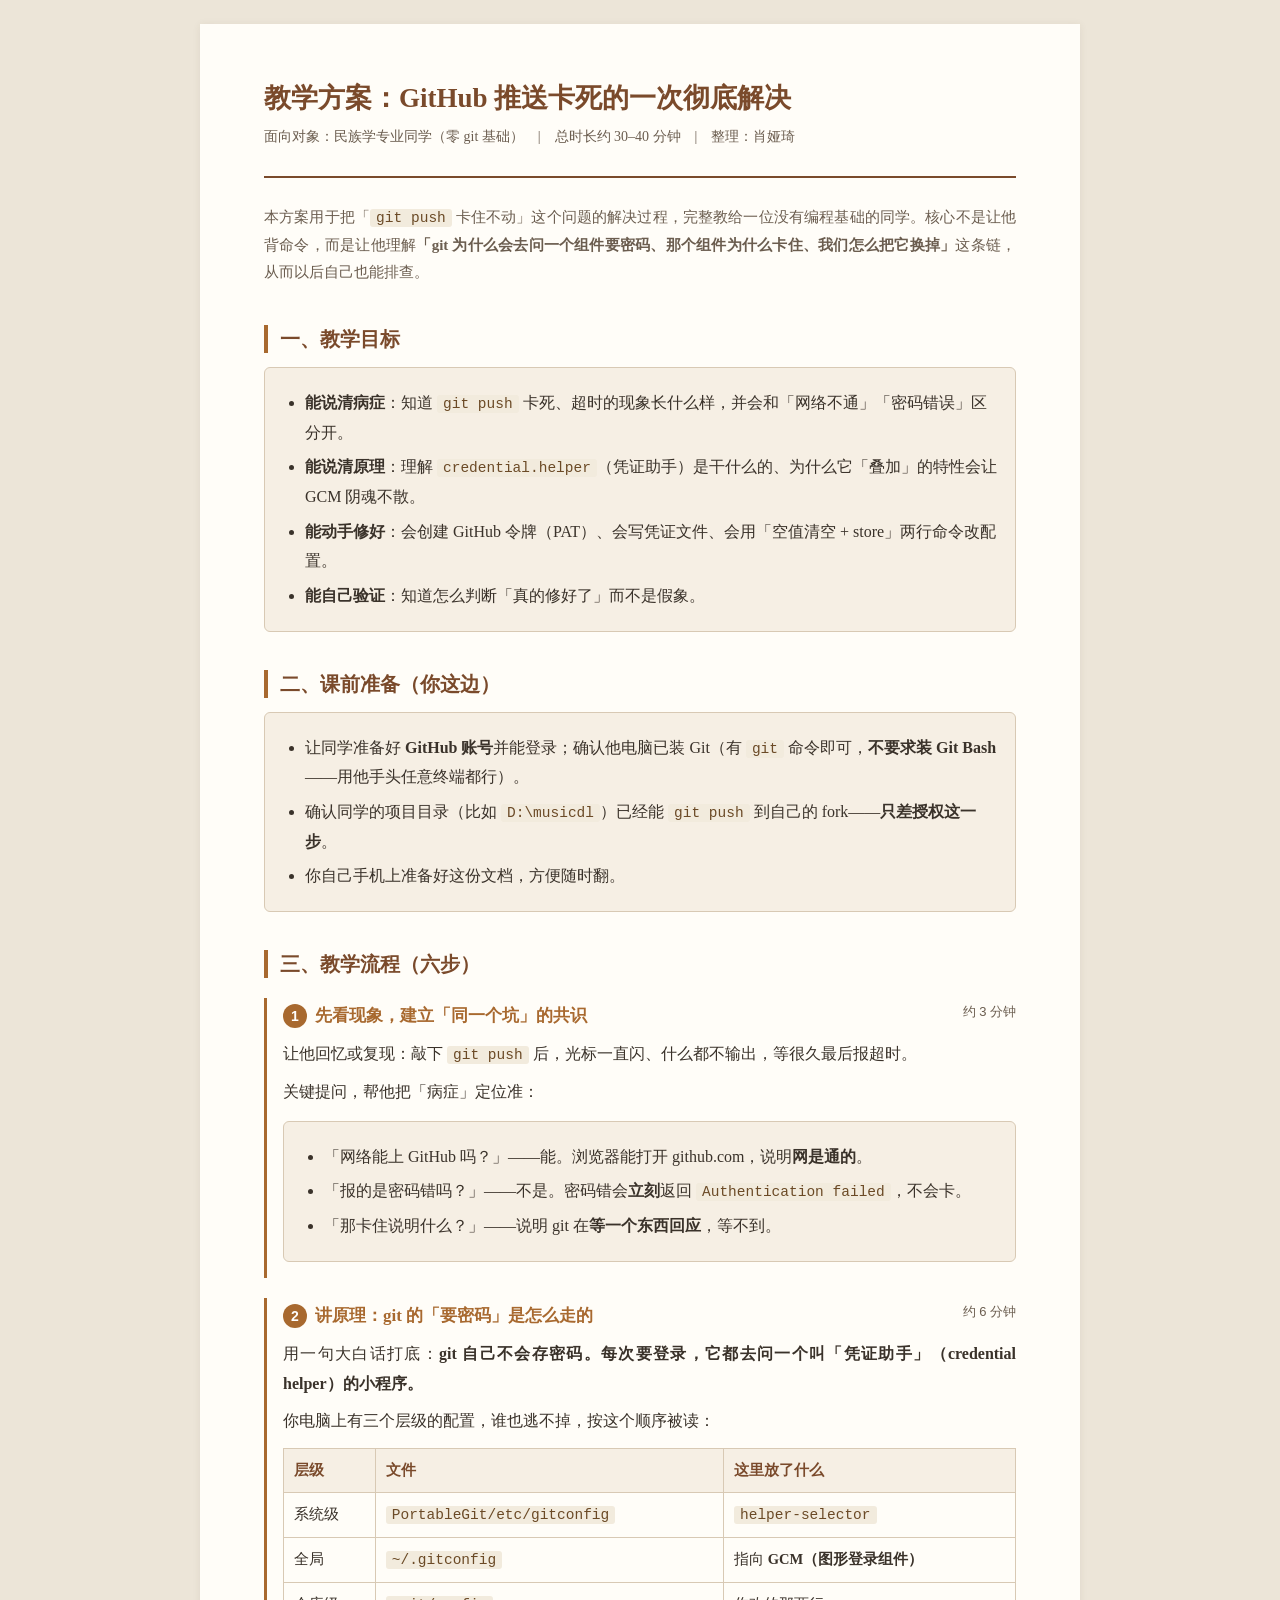
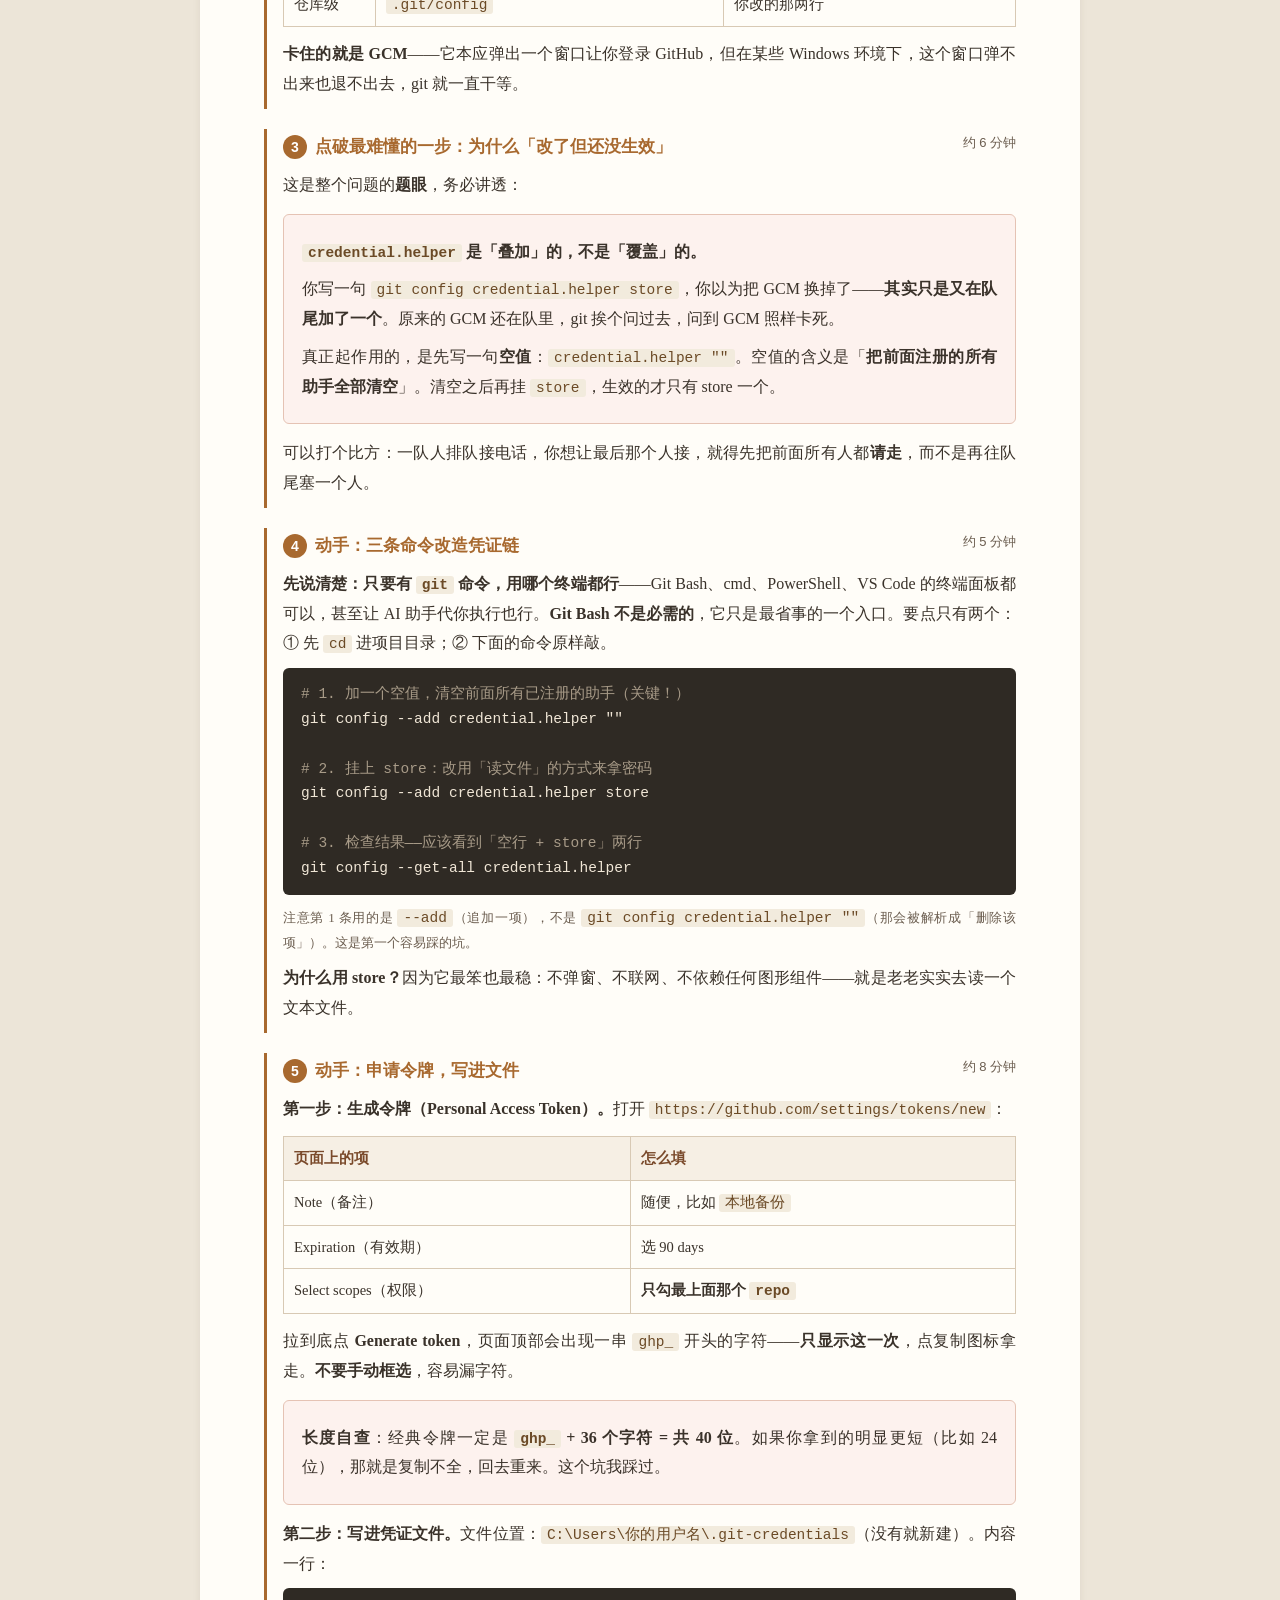
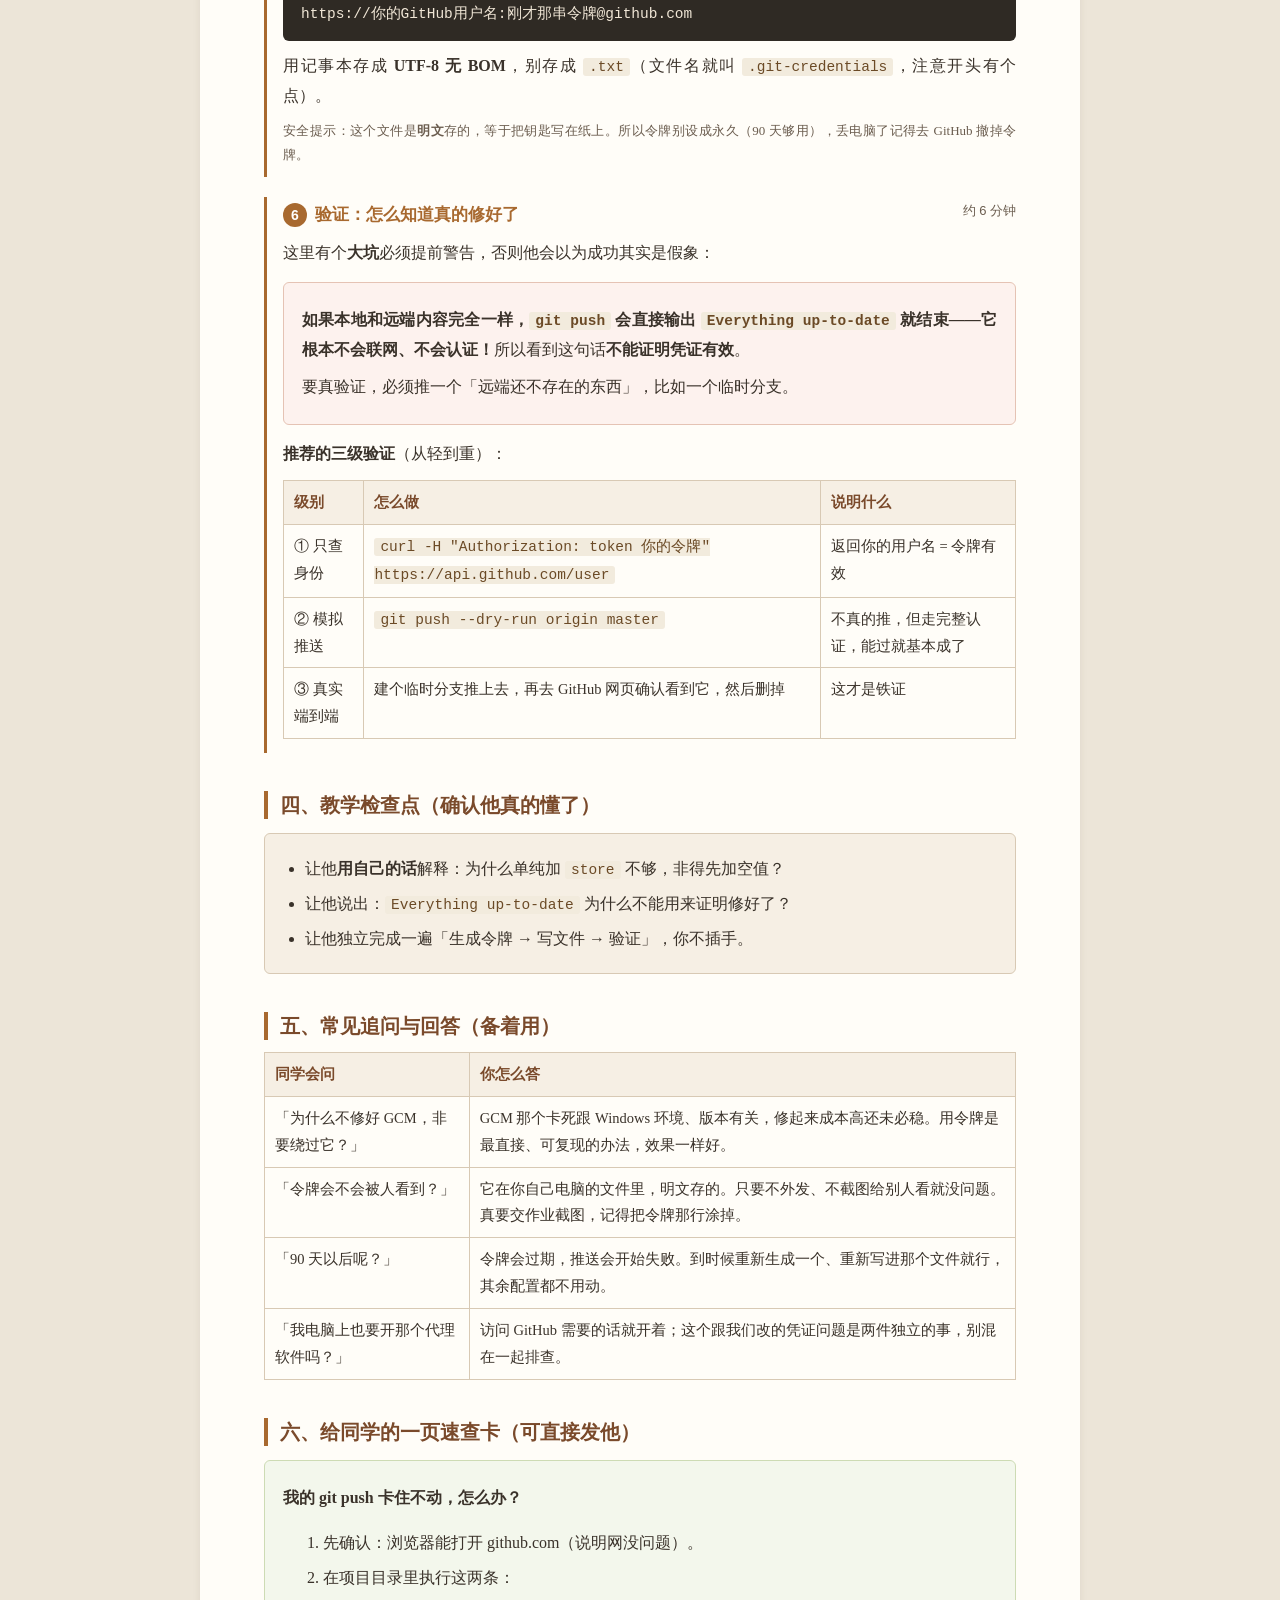
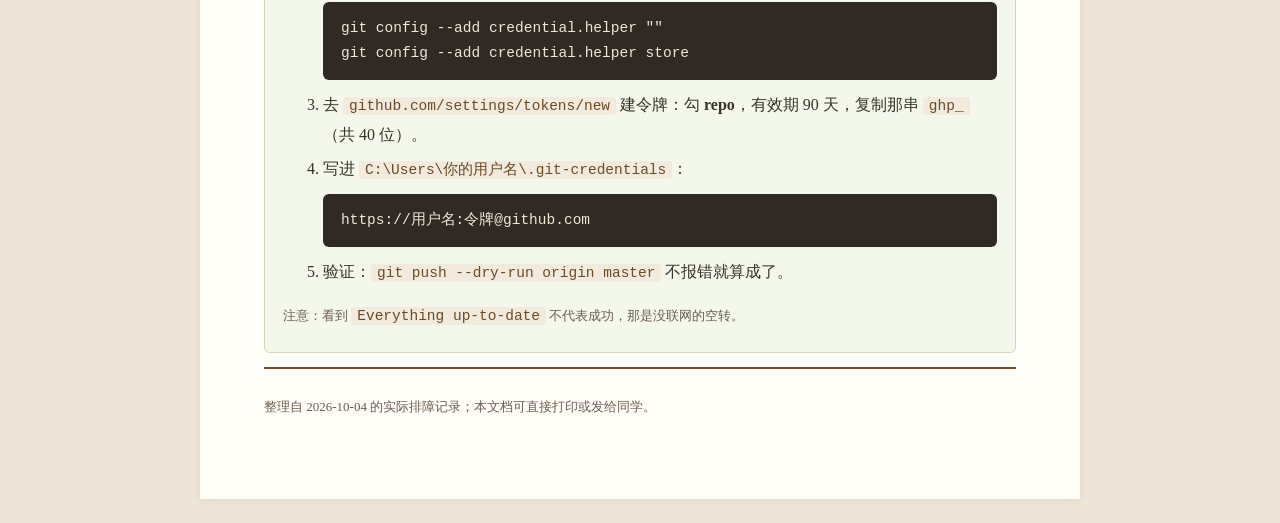
<file: 研究文本/教学方案-Git推送卡死解决.html>
<!DOCTYPE html>
<html lang="zh-CN">
<head>
<meta charset="UTF-8">
<meta name="viewport" content="width=device-width, initial-scale=1.0">
<title>教学方案：GitHub 推送卡死的一次彻底解决</title>
<style>
  :root{
    --paper:#fffdf8; --ink:#3a322a; --sub:#6b5d4f;
    --brown:#7a4a2b; --ochre:#a8692f; --line:#d8c9b4; --soft:#f6efe4;
    --warn:#a3472b; --ok:#3b6d11;
  }
  *{box-sizing:border-box;}
  body{margin:0;background:#ece5d8;color:var(--ink);
    font-family:"Songti SC","SimSun","Noto Serif SC",Georgia,serif;line-height:1.85;font-size:16px;}
  .page{max-width:880px;margin:24px auto;background:var(--paper);padding:56px 64px 72px;
    box-shadow:0 1px 8px rgba(80,60,40,.08);}
  h1{font-size:27px;font-weight:700;color:var(--brown);margin:0 0 6px;line-height:1.4;}
  .subtitle{color:var(--sub);font-size:14px;margin-bottom:26px;}
  .rule{border:none;border-top:2px solid var(--brown);margin:6px 0 26px;}
  h2{font-size:20px;color:var(--brown);margin:38px 0 12px;padding-left:12px;border-left:4px solid var(--ochre);line-height:1.4;}
  h3{font-size:17px;color:var(--ochre);margin:24px 0 8px;}
  p{margin:8px 0;text-align:justify;}
  .lead{font-size:15px;color:var(--sub);}
  code{font-family:"Consolas","Courier New",monospace;background:#f2ebdd;color:#6b4a26;
    padding:1px 6px;border-radius:3px;font-size:14.5px;}
  pre{background:#2f2a24;color:#f0e6d6;padding:14px 18px;border-radius:6px;overflow-x:auto;
    font-family:"Consolas","Courier New",monospace;font-size:14px;line-height:1.7;margin:10px 0;}
  pre code{background:none;color:inherit;padding:0;}
  pre .c{color:#a89b88;}
  .box{background:var(--soft);border:1px solid var(--line);border-radius:6px;padding:14px 18px;margin:14px 0;}
  .box ul{margin:6px 0;padding-left:22px;}
  .box li{margin:5px 0;}
  .warn{background:#fdf2ee;border:1px solid #e5c3b4;}
  .ok{background:#f3f7ec;border:1px solid #cddbb4;}
  table{border-collapse:collapse;width:100%;margin:12px 0;font-size:14.5px;}
  th,td{border:1px solid var(--line);padding:8px 10px;text-align:left;vertical-align:top;}
  th{background:var(--soft);color:var(--brown);font-weight:600;}
  .step{border-left:3px solid var(--ochre);padding:2px 0 2px 16px;margin:20px 0;}
  .step .n{display:inline-block;background:var(--ochre);color:#fff;width:24px;height:24px;
    border-radius:50%;text-align:center;line-height:24px;font-size:14px;margin-right:8px;
    font-family:sans-serif;}
  .step h3{display:inline;margin:0;}
  .note{font-size:13px;color:var(--sub);}
  .time{float:right;font-size:13px;color:var(--sub);font-family:sans-serif;}
  @media print{body{background:#fff;}.page{box-shadow:none;margin:0;max-width:none;padding:24px 8px;}}
</style>
</head>
<body>
<div class="page">

  <h1>教学方案：GitHub 推送卡死的一次彻底解决</h1>
  <div class="subtitle">面向对象：民族学专业同学（零 git 基础）　|　总时长约 30–40 分钟　|　整理：肖娅琦</div>
  <hr class="rule">

  <p class="lead">本方案用于把「<code>git push</code> 卡住不动」这个问题的解决过程，完整教给一位没有编程基础的同学。核心不是让他背命令，而是让他理解<strong>「git 为什么会去问一个组件要密码、那个组件为什么卡住、我们怎么把它换掉」</strong>这条链，从而以后自己也能排查。</p>

  <h2>一、教学目标</h2>
  <div class="box">
    <ul>
      <li><b>能说清病症</b>：知道 <code>git push</code> 卡死、超时的现象长什么样，并会和「网络不通」「密码错误」区分开。</li>
      <li><b>能说清原理</b>：理解 <code>credential.helper</code>（凭证助手）是干什么的、为什么它「叠加」的特性会让 GCM 阴魂不散。</li>
      <li><b>能动手修好</b>：会创建 GitHub 令牌（PAT）、会写凭证文件、会用「空值清空 + store」两行命令改配置。</li>
      <li><b>能自己验证</b>：知道怎么判断「真的修好了」而不是假象。</li>
    </ul>
  </div>

  <h2>二、课前准备（你这边）</h2>
  <div class="box">
    <ul>
      <li>让同学准备好 <b>GitHub 账号</b>并能登录；确认他电脑已装 Git（有 <code>git</code> 命令即可，<b>不要求装 Git Bash</b>——用他手头任意终端都行）。</li>
      <li>确认同学的项目目录（比如 <code>D:\musicdl</code>）已经能 <code>git push</code> 到自己的 fork——<b>只差授权这一步</b>。</li>
      <li>你自己手机上准备好这份文档，方便随时翻。</li>
    </ul>
  </div>

  <h2>三、教学流程（六步）</h2>

  <div class="step">
    <h3><span class="n">1</span>先看现象，建立「同一个坑」的共识</h3><span class="time">约 3 分钟</span>
    <p>让他回忆或复现：敲下 <code>git push</code> 后，光标一直闪、什么都不输出，等很久最后报超时。</p>
    <p>关键提问，帮他把「病症」定位准：</p>
    <div class="box">
      <ul>
        <li>「网络能上 GitHub 吗？」——能。浏览器能打开 github.com，说明<b>网是通的</b>。</li>
        <li>「报的是密码错吗？」——不是。密码错会<b>立刻</b>返回 <code>Authentication failed</code>，不会卡。</li>
        <li>「那卡住说明什么？」——说明 git 在<b>等一个东西回应</b>，等不到。</li>
      </ul>
    </div>
  </div>

  <div class="step">
    <h3><span class="n">2</span>讲原理：git 的「要密码」是怎么走的</h3><span class="time">约 6 分钟</span>
    <p>用一句大白话打底：<b>git 自己不会存密码。每次要登录，它都去问一个叫「凭证助手」（credential helper）的小程序。</b></p>
    <p>你电脑上有三个层级的配置，谁也逃不掉，按这个顺序被读：</p>
    <table>
      <tr><th>层级</th><th>文件</th><th>这里放了什么</th></tr>
      <tr><td>系统级</td><td><code>PortableGit/etc/gitconfig</code></td><td><code>helper-selector</code></td></tr>
      <tr><td>全局</td><td><code>~/.gitconfig</code></td><td>指向 <b>GCM（图形登录组件）</b></td></tr>
      <tr><td>仓库级</td><td><code>.git/config</code></td><td>你改的那两行</td></tr>
    </table>
    <p><b>卡住的就是 GCM</b>——它本应弹出一个窗口让你登录 GitHub，但在某些 Windows 环境下，这个窗口弹不出来也退不出去，git 就一直干等。</p>
  </div>

  <div class="step">
    <h3><span class="n">3</span>点破最难懂的一步：为什么「改了但还没生效」</h3><span class="time">约 6 分钟</span>
    <p>这是整个问题的<b>题眼</b>，务必讲透：</p>
    <div class="warn box">
      <p><b><code>credential.helper</code> 是「叠加」的，不是「覆盖」的。</b></p>
      <p>你写一句 <code>git config credential.helper store</code>，你以为把 GCM 换掉了——<b>其实只是又在队尾加了一个</b>。原来的 GCM 还在队里，git 挨个问过去，问到 GCM 照样卡死。</p>
      <p>真正起作用的，是先写一句<b>空值</b>：<code>credential.helper ""</code>。空值的含义是「<b>把前面注册的所有助手全部清空</b>」。清空之后再挂 <code>store</code>，生效的才只有 store 一个。</p>
    </div>
    <p>可以打个比方：一队人排队接电话，你想让最后那个人接，就得先把前面所有人都<b>请走</b>，而不是再往队尾塞一个人。</p>
  </div>

  <div class="step">
    <h3><span class="n">4</span>动手：三条命令改造凭证链</h3><span class="time">约 5 分钟</span>
    <p><b>先说清楚：只要有 <code>git</code> 命令，用哪个终端都行</b>——Git Bash、cmd、PowerShell、VS Code 的终端面板都可以，甚至让 AI 助手代你执行也行。<b>Git Bash 不是必需的</b>，它只是最省事的一个入口。要点只有两个：① 先 <code>cd</code> 进项目目录；② 下面的命令原样敲。</p>
    <pre><code><span class="c"># 1. 加一个空值，清空前面所有已注册的助手（关键！）</span>
git config --add credential.helper ""

<span class="c"># 2. 挂上 store：改用「读文件」的方式来拿密码</span>
git config --add credential.helper store

<span class="c"># 3. 检查结果——应该看到「空行 + store」两行</span>
git config --get-all credential.helper</code></pre>
    <p class="note">注意第 1 条用的是 <code>--add</code>（追加一项），不是 <code>git config credential.helper ""</code>（那会被解析成「删除该项」）。这是第一个容易踩的坑。</p>
    <p><b>为什么用 store？</b>因为它最笨也最稳：不弹窗、不联网、不依赖任何图形组件——就是老老实实去读一个文本文件。</p>
  </div>

  <div class="step">
    <h3><span class="n">5</span>动手：申请令牌，写进文件</h3><span class="time">约 8 分钟</span>
    <p><b>第一步：生成令牌（Personal Access Token）。</b>打开 <code>https://github.com/settings/tokens/new</code>：</p>
    <table>
      <tr><th>页面上的项</th><th>怎么填</th></tr>
      <tr><td>Note（备注）</td><td>随便，比如 <code>本地备份</code></td></tr>
      <tr><td>Expiration（有效期）</td><td>选 90 days</td></tr>
      <tr><td>Select scopes（权限）</td><td><b>只勾最上面那个 <code>repo</code></b></td></tr>
    </table>
    <p>拉到底点 <b>Generate token</b>，页面顶部会出现一串 <code>ghp_</code> 开头的字符——<b>只显示这一次</b>，点复制图标拿走。<b>不要手动框选</b>，容易漏字符。</p>

    <div class="warn box">
      <p><b>长度自查</b>：经典令牌一定是 <b><code>ghp_</code> + 36 个字符 = 共 40 位</b>。如果你拿到的明显更短（比如 24 位），那就是复制不全，回去重来。这个坑我踩过。</p>
    </div>

    <p><b>第二步：写进凭证文件。</b>文件位置：<code>C:\Users\你的用户名\.git-credentials</code>（没有就新建）。内容一行：</p>
    <pre><code>https://你的GitHub用户名:刚才那串令牌@github.com</code></pre>
    <p>用记事本存成 <b>UTF-8 无 BOM</b>，别存成 <code>.txt</code>（文件名就叫 <code>.git-credentials</code>，注意开头有个点）。</p>
    <p class="note">安全提示：这个文件是<b>明文</b>存的，等于把钥匙写在纸上。所以令牌别设成永久（90 天够用），丢电脑了记得去 GitHub 撤掉令牌。</p>
  </div>

  <div class="step">
    <h3><span class="n">6</span>验证：怎么知道真的修好了</h3><span class="time">约 6 分钟</span>
    <p>这里有个<b>大坑</b>必须提前警告，否则他会以为成功其实是假象：</p>
    <div class="warn box">
      <p><b>如果本地和远端内容完全一样，<code>git push</code> 会直接输出 <code>Everything up-to-date</code> 就结束——它根本不会联网、不会认证！</b>所以看到这句话<b>不能证明凭证有效</b>。</p>
      <p>要真验证，必须推一个「远端还不存在的东西」，比如一个临时分支。</p>
    </div>
    <p><b>推荐的三级验证</b>（从轻到重）：</p>
    <table>
      <tr><th>级别</th><th>怎么做</th><th>说明什么</th></tr>
      <tr><td>① 只查身份</td><td><code>curl -H "Authorization: token 你的令牌" https://api.github.com/user</code></td><td>返回你的用户名 = 令牌有效</td></tr>
      <tr><td>② 模拟推送</td><td><code>git push --dry-run origin master</code></td><td>不真的推，但走完整认证，能过就基本成了</td></tr>
      <tr><td>③ 真实端到端</td><td>建个临时分支推上去，再去 GitHub 网页确认看到它，然后删掉</td><td>这才是铁证</td></tr>
    </table>
  </div>

  <h2>四、教学检查点（确认他真的懂了）</h2>
  <div class="box">
    <ul>
      <li>让他<b>用自己的话</b>解释：为什么单纯加 <code>store</code> 不够，非得先加空值？</li>
      <li>让他说出：<code>Everything up-to-date</code> 为什么不能用来证明修好了？</li>
      <li>让他独立完成一遍「生成令牌 → 写文件 → 验证」，你不插手。</li>
    </ul>
  </div>

  <h2>五、常见追问与回答（备着用）</h2>
  <table>
    <tr><th>同学会问</th><th>你怎么答</th></tr>
    <tr>
      <td>「为什么不修好 GCM，非要绕过它？」</td>
      <td>GCM 那个卡死跟 Windows 环境、版本有关，修起来成本高还未必稳。用令牌是最直接、可复现的办法，效果一样好。</td>
    </tr>
    <tr>
      <td>「令牌会不会被人看到？」</td>
      <td>它在你自己电脑的文件里，明文存的。只要不外发、不截图给别人看就没问题。真要交作业截图，记得把令牌那行涂掉。</td>
    </tr>
    <tr>
      <td>「90 天以后呢？」</td>
      <td>令牌会过期，推送会开始失败。到时候重新生成一个、重新写进那个文件就行，其余配置都不用动。</td>
    </tr>
    <tr>
      <td>「我电脑上也要开那个代理软件吗？」</td>
      <td>访问 GitHub 需要的话就开着；这个跟我们改的凭证问题是两件独立的事，别混在一起排查。</td>
    </tr>
  </table>

  <h2>六、给同学的一页速查卡（可直接发他）</h2>
  <div class="ok box">
    <p><b>我的 git push 卡住不动，怎么办？</b></p>
    <ol>
      <li>先确认：浏览器能打开 github.com（说明网没问题）。</li>
      <li>在项目目录里执行这两条：
        <pre><code>git config --add credential.helper ""
git config --add credential.helper store</code></pre>
      </li>
      <li>去 <code>github.com/settings/tokens/new</code> 建令牌：勾 <b>repo</b>，有效期 90 天，复制那串 <code>ghp_</code>（共 40 位）。</li>
      <li>写进 <code>C:\Users\你的用户名\.git-credentials</code>：
        <pre><code>https://用户名:令牌@github.com</code></pre>
      </li>
      <li>验证：<code>git push --dry-run origin master</code> 不报错就算成了。</li>
    </ol>
    <p class="note">注意：看到 <code>Everything up-to-date</code> 不代表成功，那是没联网的空转。</p>
  </div>

  <hr class="rule">
  <p class="note">整理自 2026-10-04 的实际排障记录；本文档可直接打印或发给同学。</p>

</div>
</body>
</html>
</file>
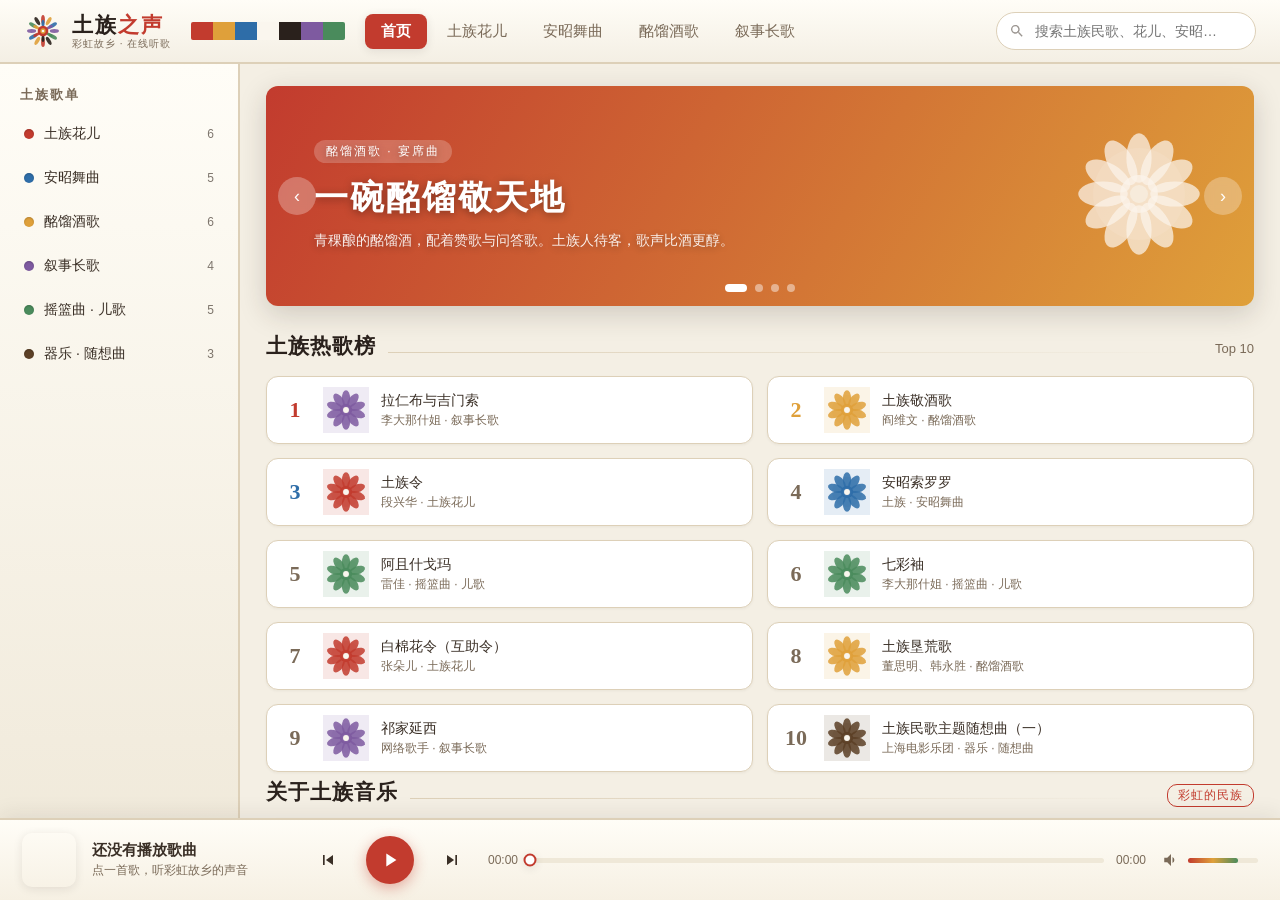
<file: webui/templates/tuzu-music-ui.html>
<!DOCTYPE html>
<html lang="zh-CN">
<head>
<meta charset="UTF-8">
<meta name="viewport" content="width=device-width, initial-scale=1.0">
<title>土族之声 · 彩虹故乡在线听歌</title>
<style>
  :root {
    /* 七彩花袖衫（红黄蓝白黑紫绿） */
    --red:    #c23b2e;
    --yellow: #dfa03a;
    --blue:   #2e6da8;
    --white:  #faf6ee;
    --black:  #2a211c;
    --purple: #7e5aa0;
    --green:  #4a8b5c;
    --paper:  #f4efe4;
    --paper2: #efe8d8;
    --line:   #ddd0b8;
    --ink:    #3a2f26;
    --ink-soft:#7a6a58;
    --wood:   #5c4026;
    --shadow: 0 2px 10px rgba(42,33,28,.10);
    --shadow-lg: 0 8px 28px rgba(42,33,28,.18);
    --r: 12px;
  }
  * { box-sizing: border-box; margin: 0; padding: 0; }
  html, body { height: 100%; }
  body {
    font-family: "PingFang SC", "Microsoft YaHei", "Hiragino Sans GB", sans-serif;
    background: var(--paper); color: var(--ink); overflow: hidden;
    -webkit-font-smoothing: antialiased;
  }
  .serif { font-family: "Songti SC", "Noto Serif SC", "SimSun", serif; }

  .app { display: flex; flex-direction: column; height: 100vh; }

  /* 顶部导航 */
  .topbar {
    display: flex; align-items: center; gap: 20px; height: 64px; padding: 0 24px;
    background: linear-gradient(180deg, #fffdf7, var(--paper));
    border-bottom: 2px solid var(--line); position: relative; z-index: 5;
  }
  .brand { display: flex; align-items: center; gap: 10px; cursor: pointer; user-select: none; }
  .brand .sun { width: 38px; height: 38px; animation: spin 18s linear infinite; }
  .brand .name { font-family: "Songti SC","Noto Serif SC",serif; font-size: 21px; font-weight: 700; color: var(--black); letter-spacing: 2px; }
  .brand .name b { color: var(--red); }
  .brand .sub { font-size: 10px; color: var(--ink-soft); letter-spacing: 1px; margin-top: -2px; }
  .rainbow { display: flex; height: 18px; border-radius: 2px; overflow: hidden; align-self: center; }
  .rainbow i { width: 22px; height: 100%; }

  .nav { display: flex; gap: 4px; }
  .nav button {
    border: none; background: none; cursor: pointer; font-size: 15px; color: var(--ink-soft);
    padding: 8px 16px; border-radius: 8px; transition: all .18s; font-family: inherit;
  }
  .nav button:hover { color: var(--black); background: var(--paper2); }
  .nav button.on { color: #fff; background: var(--red); font-weight: 600; box-shadow: var(--shadow); }

  .search { margin-left: auto; position: relative; }
  .search input {
    width: 260px; height: 38px; border: 1.5px solid var(--line); border-radius: 20px;
    padding: 0 16px 0 38px; font-size: 14px; background: #fff; color: var(--ink);
    outline: none; transition: all .18s; font-family: inherit;
  }
  .search input:focus { border-color: var(--red); box-shadow: 0 0 0 3px rgba(194,59,46,.10); width: 300px; }
  .search .ico { position: absolute; left: 13px; top: 50%; transform: translateY(-50%); width: 16px; height: 16px; opacity: .5; }
  .search .hint { position: absolute; right: 14px; top: 50%; transform: translateY(-50%); font-size: 11px; color: var(--ink-soft); opacity: .6; }

  /* 主体 */
  .main { flex: 1; display: flex; min-height: 0; }

  .sidebar {
    width: 240px; flex-shrink: 0; padding: 18px 12px;
    background: linear-gradient(180deg, #fffdf7, var(--paper2));
    border-right: 2px solid var(--line); overflow-y: auto;
  }
  .sidebar h3 { font-family: "Songti SC",serif; font-size: 13px; color: var(--ink-soft); letter-spacing: 2px; margin: 4px 8px 10px; }
  .plist { list-style: none; }
  .plist li {
    display: flex; align-items: center; gap: 10px; padding: 11px 12px; margin-bottom: 4px;
    border-radius: 10px; cursor: pointer; transition: all .16s; font-size: 14px; color: var(--ink);
  }
  .plist li:hover { background: rgba(194,59,46,.07); }
  .plist li.on { background: var(--red); color: #fff; box-shadow: var(--shadow); font-weight: 600; }
  .plist li .dot { width: 10px; height: 10px; border-radius: 50%; flex-shrink: 0; box-shadow: inset 0 1px 2px rgba(0,0,0,.2); }
  .plist li .cnt { margin-left: auto; font-size: 12px; opacity: .65; }

  .content { flex: 1; overflow-y: auto; padding: 22px 26px 120px; }

  /* 轮播 */
  .carousel { position: relative; height: 220px; border-radius: var(--r); overflow: hidden; box-shadow: var(--shadow-lg); margin-bottom: 26px; }
  .carousel .slide { position: absolute; inset: 0; opacity: 0; transition: opacity .7s ease; display: flex; align-items: center; padding: 0 48px; cursor: pointer; }
  .carousel .slide.on { opacity: 1; }
  .carousel .slide .tx { color: #fff; text-shadow: 0 2px 8px rgba(0,0,0,.35); }
  .carousel .slide .tag { display: inline-block; font-size: 12px; padding: 3px 12px; border-radius: 12px; background: rgba(255,255,255,.22); backdrop-filter: blur(4px); margin-bottom: 12px; letter-spacing: 2px; }
  .carousel .slide h2 { font-family: "Songti SC",serif; font-size: 34px; font-weight: 700; letter-spacing: 2px; margin-bottom: 8px; }
  .carousel .slide p { font-size: 14px; opacity: .9; max-width: 420px; line-height: 1.7; }
  .carousel .slide .deco { position: absolute; right: 40px; opacity: .9; }
  .carousel .arrow { position: absolute; top: 50%; transform: translateY(-50%); z-index: 3; width: 38px; height: 38px; border-radius: 50%; border: none; cursor: pointer; background: rgba(255,255,255,.28); backdrop-filter: blur(4px); color: #fff; font-size: 18px; transition: all .18s; display: flex; align-items: center; justify-content: center; }
  .carousel .arrow:hover { background: rgba(255,255,255,.5); }
  .carousel .arrow.l { left: 12px; } .carousel .arrow.r { right: 12px; }
  .carousel .dots { position: absolute; bottom: 14px; left: 50%; transform: translateX(-50%); display: flex; gap: 8px; z-index: 3; }
  .carousel .dots i { width: 8px; height: 8px; border-radius: 50%; background: rgba(255,255,255,.45); cursor: pointer; transition: all .2s; }
  .carousel .dots i.on { width: 22px; border-radius: 4px; background: #fff; }

  .sec-head { display: flex; align-items: baseline; gap: 12px; margin: 6px 0 16px; }
  .sec-head h2 { font-family: "Songti SC",serif; font-size: 21px; color: var(--black); letter-spacing: 1px; }
  .sec-head .bar { flex: 1; height: 1px; background: linear-gradient(90deg, var(--line), transparent); }
  .sec-head .more { font-size: 13px; color: var(--ink-soft); }
  .sec-head .tag { font-size: 12px; padding: 2px 10px; border-radius: 10px; border: 1px solid currentColor; letter-spacing: 1px; }

  .rank { display: grid; grid-template-columns: 1fr 1fr; gap: 14px; }
  .rank-card { display: flex; align-items: center; gap: 12px; padding: 10px 12px; background: #fff; border: 1px solid var(--line); border-radius: 12px; cursor: pointer; transition: all .16s; box-shadow: 0 1px 3px rgba(42,33,28,.05); }
  .rank-card:hover { transform: translateY(-2px); box-shadow: var(--shadow); border-color: var(--yellow); }
  .rank-card .no { font-family: "Songti SC",serif; font-size: 22px; font-weight: 700; width: 32px; text-align: center; color: var(--ink-soft); flex-shrink: 0; }
  .rank-card:nth-child(1) .no { color: var(--red); }
  .rank-card:nth-child(2) .no { color: var(--yellow); }
  .rank-card:nth-child(3) .no { color: var(--blue); }
  .rank-card .cover { width: 46px; height: 46px; border-radius: 8px; flex-shrink: 0; }
  .rank-card .info { min-width: 0; }
  .rank-card .info .n { font-size: 14px; color: var(--ink); white-space: nowrap; overflow: hidden; text-overflow: ellipsis; }
  .rank-card .info .s { font-size: 12px; color: var(--ink-soft); margin-top: 2px; white-space: nowrap; overflow: hidden; text-overflow: ellipsis; }
  .rank-card .play { margin-left: auto; width: 30px; height: 30px; border-radius: 50%; background: var(--red); color: #fff; display: flex; align-items: center; justify-content: center; opacity: 0; transition: opacity .16s; flex-shrink: 0; }
  .rank-card:hover .play { opacity: 1; }

  .songlist { background: #fff; border: 1px solid var(--line); border-radius: var(--r); overflow: hidden; box-shadow: var(--shadow); }
  .songlist .head { display: grid; grid-template-columns: 46px 1fr 160px 90px; padding: 10px 16px; background: var(--paper2); font-size: 12px; color: var(--ink-soft); letter-spacing: 1px; border-bottom: 1px solid var(--line); }
  .songlist .row { display: grid; grid-template-columns: 46px 1fr 160px 90px; padding: 11px 16px; cursor: pointer; align-items: center; transition: background .14s; border-bottom: 1px solid #f0e9da; }
  .songlist .row:last-child { border-bottom: none; }
  .songlist .row:hover { background: #fbf5ea; }
  .songlist .row.playing { background: #fdf1e9; }
  .songlist .row .idx { font-family: "Songti SC",serif; color: var(--ink-soft); font-size: 14px; }
  .songlist .row.playing .idx { color: var(--red); font-weight: 700; }
  .songlist .row .tt { min-width: 0; }
  .songlist .row .tt .n { font-size: 14px; color: var(--ink); white-space: nowrap; overflow: hidden; text-overflow: ellipsis; }
  .songlist .row.playing .tt .n { color: var(--red); }
  .songlist .row .tt .cat { font-size: 11px; color: var(--blue); margin-top: 1px; }
  .songlist .row .s { font-size: 13px; color: var(--ink-soft); white-space: nowrap; overflow: hidden; text-overflow: ellipsis; }
  .songlist .row .d { font-size: 12px; color: var(--ink-soft); text-align: right; }
  .empty { padding: 40px; text-align: center; color: var(--ink-soft); font-size: 14px; }
  .empty b { color: var(--red); }

  /* 土族音乐简介 */
  .about { background: #fff; border: 1px solid var(--line); border-radius: var(--r); padding: 24px 26px; box-shadow: var(--shadow); }
  .about .lead { font-size: 15px; color: var(--ink); line-height: 1.95; margin: 0 0 18px; }
  .about .lead b { color: var(--red); }
  .about .cats { display: grid; grid-template-columns: repeat(3, 1fr); gap: 14px; margin: 18px 0; }
  .about .catcard { border: 1px solid var(--line); border-radius: 10px; padding: 16px 16px 14px; border-top: 3px solid var(--c); background: #fdfbf5; }
  .about .catcard h4 { font-family: "Songti SC","Noto Serif SC",serif; font-size: 16px; color: var(--c); margin-bottom: 9px; display: flex; align-items: center; gap: 9px; letter-spacing: 1px; }
  .about .catcard h4 svg { width: 22px; height: 22px; flex-shrink: 0; animation: spin 14s linear infinite; }
  .about .catcard p { font-size: 13px; color: var(--ink-soft); line-height: 1.75; margin: 0; }
  .about .foot { font-size: 13px; color: var(--ink-soft); line-height: 1.85; margin: 0; border-top: 1px dashed var(--line); padding-top: 15px; }

  /* 底部播放条 */
  .player {
    position: fixed; left: 0; right: 0; bottom: 0; height: 82px; z-index: 10;
    background: linear-gradient(180deg, #fffdf7, #f6f0e3); border-top: 2px solid var(--line);
    display: flex; align-items: center; gap: 16px; padding: 0 22px; box-shadow: 0 -4px 20px rgba(42,33,28,.08);
  }
  .player .pcover { width: 54px; height: 54px; border-radius: 10px; flex-shrink: 0; box-shadow: var(--shadow); }
  .player .pcover.spin { animation: spin 8s linear infinite; }
  .player .pinfo { width: 200px; min-width: 0; }
  .player .pinfo .n { font-size: 15px; color: var(--ink); white-space: nowrap; overflow: hidden; text-overflow: ellipsis; font-weight: 600; }
  .player .pinfo .s { font-size: 12px; color: var(--ink-soft); white-space: nowrap; overflow: hidden; text-overflow: ellipsis; margin-top: 2px; }
  .player .ctrl { display: flex; align-items: center; gap: 18px; }
  .player .btn { border: none; background: none; cursor: pointer; width: 40px; height: 40px; border-radius: 50%; display: flex; align-items: center; justify-content: center; transition: all .15s; }
  .player .btn:hover { background: var(--paper2); }
  .player .btn svg { width: 20px; height: 20px; fill: var(--ink); }
  .player .btn.play { width: 48px; height: 48px; background: var(--red); box-shadow: 0 4px 14px rgba(194,59,46,.4); }
  .player .btn.play:hover { background: #a8321f; }
  .player .btn.play svg { fill: #fff; width: 22px; height: 22px; }
  .player .progress { flex: 1; display: flex; align-items: center; gap: 12px; min-width: 0; }
  .player .time { font-size: 12px; color: var(--ink-soft); font-variant-numeric: tabular-nums; }
  .player .track { flex: 1; height: 5px; background: var(--paper2); border-radius: 3px; cursor: pointer; position: relative; }
  .player .track .fill { position: absolute; left: 0; top: 0; bottom: 0; width: 0%; border-radius: 3px; background: linear-gradient(90deg, var(--red), var(--yellow), var(--green)); }
  .player .track .knob { position: absolute; top: 50%; left: 0%; width: 13px; height: 13px; border-radius: 50%; background: #fff; border: 2px solid var(--red); transform: translate(-50%,-50%); box-shadow: var(--shadow); }
  .player .vol { display: flex; align-items: center; gap: 8px; }
  .player .vol svg { width: 18px; height: 18px; fill: var(--ink-soft); }

  @keyframes spin { to { transform: rotate(360deg); } }
  @media (max-width: 900px) { .sidebar { width: 190px; } .rank { grid-template-columns: 1fr; } .search input { width: 160px; } .about .cats { grid-template-columns: 1fr; } }
  @media (prefers-reduced-motion: reduce) { * { animation: none !important; transition: none !important; } }
</style>
</head>
<body>
<div class="app">
  <div class="topbar">
    <div class="brand" onclick="renderHome()">
      <svg class="sun" viewBox="0 0 100 100" id="logo-sun"></svg>
      <div>
        <div class="name">土族<b>之声</b></div>
        <div class="sub">彩虹故乡 · 在线听歌</div>
      </div>
    </div>
    <div class="rainbow">
      <i style="background:#c23b2e"></i><i style="background:#dfa03a"></i><i style="background:#2e6da8"></i>
      <i style="background:#faf6ee"></i><i style="background:#2a211c"></i><i style="background:#7e5aa0"></i><i style="background:#4a8b5c"></i>
    </div>
    <nav class="nav">
      <button class="on" data-nav="home" onclick="renderHome()">首页</button>
      <button data-nav="huaer" onclick="renderCat('huaer')">土族花儿</button>
      <button data-nav="anzhao" onclick="renderCat('anzhao')">安昭舞曲</button>
      <button data-nav="jiuge" onclick="renderCat('jiuge')">酩馏酒歌</button>
      <button data-nav="xushi" onclick="renderCat('xushi')">叙事长歌</button>
    </nav>
    <div class="search">
      <svg class="ico" viewBox="0 0 24 24" fill="#3a2f26"><path d="M15.5 14h-.79l-.28-.27a6.5 6.5 0 1 0-.7.7l.27.28v.79l5 4.99L20.49 19l-4.99-5zm-6 0A4.5 4.5 0 1 1 14 9.5 4.5 4.5 0 0 1 9.5 14z"/></svg>
      <input id="q" type="text" placeholder="搜索土族民歌、花儿、安昭…" oninput="renderSearch(this.value)">
      <span class="hint" id="qstat"></span>
    </div>
  </div>

  <div class="main">
    <aside class="sidebar">
      <h3>土族歌单</h3>
      <ul class="plist" id="plist"></ul>
    </aside>
    <section class="content" id="content"></section>
  </div>

  <div class="player">
    <div class="pcover" id="pcover"></div>
    <div class="pinfo">
      <div class="n" id="pname">还没有播放歌曲</div>
      <div class="s" id="psinger">点一首歌，听彩虹故乡的声音</div>
    </div>
    <div class="ctrl">
      <button class="btn" onclick="prev()" aria-label="上一首"><svg viewBox="0 0 24 24"><path d="M6 6h2v12H6zm3.5 6l8.5 6V6z"/></svg></button>
      <button class="btn play" id="playbtn" onclick="togglePlay()" aria-label="播放/暂停"><svg id="playico" viewBox="0 0 24 24"><path d="M8 5v14l11-7z"/></svg></button>
      <button class="btn" onclick="next()" aria-label="下一首"><svg viewBox="0 0 24 24"><path d="M16 6h2v12h-2zM6 18l8.5-6L6 6z"/></svg></button>
    </div>
    <div class="progress">
      <span class="time" id="cur">00:00</span>
      <div class="track" id="track" onclick="seek(event)">
        <div class="fill" id="fill"></div><div class="knob" id="knob"></div>
      </div>
      <span class="time" id="dur">00:00</span>
    </div>
    <div class="vol" title="音量">
      <svg viewBox="0 0 24 24"><path d="M3 9v6h4l5 5V4L7 9H3zm13.5 3A4.5 4.5 0 0 0 14 7.97v8.05A4.5 4.5 0 0 0 16.5 12z"/></svg>
      <div class="track" style="width:70px" onclick="seekVol(event)"><div class="fill" style="width:72%"></div></div>
    </div>
  </div>
</div>

<script>
/* ================= 数据 ================= */
const L7 = ['#c23b2e','#dfa03a','#2e6da8','#7e5aa0','#4a8b5c','#2a211c'];
const CATS = {
  huaer:  { name:'土族花儿',   cn:'花儿 · 少年',  color:'#c23b2e', desc:'高腔山歌，土族称「哈达过道」，六月六花儿会上对唱不绝' },
  anzhao: { name:'安昭舞曲',   cn:'安昭 · 歌舞',  color:'#2e6da8', desc:'手拉手围成圈，领唱相和，三拍子旋转歌舞' },
  jiuge:  { name:'酩馏酒歌',   cn:'宴席 · 酒歌',  color:'#dfa03a', desc:'青稞酿酩馏，宾主相敬，赞歌问答歌敬酒助兴' },
  xushi:  { name:'叙事长歌',   cn:'叙事 · 长歌',  color:'#7e5aa0', desc:'拉仁布与吉门索、祁家延西，老人吟诵的史诗' },
  yaolan: { name:'摇篮曲 · 儿歌', cn:'摇篮 · 童谣', color:'#4a8b5c', desc:'阿奇斯仁古玛、布柔哟，母亲唱给孩子的歌' },
  qiyue:  { name:'器乐 · 随想曲', cn:'器乐 · 管弦', color:'#5c4026', desc:'杨庶正《土族民歌主题随想曲》，中西合璧' },
};
const SONGS = [
  ['土族令','段兴华','huaer','03:42'],['青海花儿土族令','童守蓉','huaer','04:05'],
  ['土族令','严美颖','huaer','03:18'],['土族花儿','王绍明','huaer','00:57'],
  ['白棉花令（互助令）','张朵儿','huaer','03:33'],['阴阳令','者来女','huaer','04:33'],
  ['安昭索罗罗','土族','anzhao','03:10'],['土族婚礼曲·安昭','瑞鸣音乐','anzhao','02:09'],
  ['梆梆舞','马安奎','anzhao','01:31'],['土族民间安召舞','bili_552012471','anzhao','03:20'],
  ['轮子秋（表演）','绿萝框框','anzhao','02:45'],
  ['土族敬酒歌','阎维文','jiuge','04:12'],['赞歌','土族','jiuge','03:05'],
  ['赞媒歌','瑞鸣音乐','jiuge','01:49'],['蛋酒歌','伊占梅','jiuge','03:23'],
  ['土族垦荒歌','董思明、韩永胜','jiuge','05:31'],['十报恩','董思明、马安奎','jiuge','05:27'],
  ['拉仁布与吉门索','李大那什姐','xushi','01:46'],['祁家延西','网络歌手','xushi','03:55'],
  ['唐德格玛','王晖','xushi','02:40'],['土族欢歌（Live）','田兵天将','xushi','04:20'],
  ['土族摇篮曲·阿奇斯仁古玛','董思明','yaolan','02:18'],['妈妈唱给孩子的歌·布柔哟','韩永胜','yaolan','05:13'],
  ['鸟儿啊·登登玛秀','马安奎','yaolan','06:14'],['阿且什戈玛','雷佳','yaolan','02:41'],
  ['七彩袖','李大那什姐','yaolan','02:05'],
  ['土族民歌主题随想曲（一）','上海电影乐团','qiyue','05:26'],['土族民歌主题随想曲（二）','上海电影乐团','qiyue','05:26'],
  ['管弦乐·土族民歌主题随想曲','陈传熙指挥','qiyue','09:45'],
];
const TOP_IDX = [17,11,0,6,24,25,4,15,18,26]; // 热歌榜 Top10（覆盖各分类）

/* ================= SVG 纹样 ================= */
function sunFlower(color, petal=10, r=30, cx=50, cy=50){
  let p='';
  for(let i=0;i<petal;i++){
    const a=i*360/petal;
    p += `<ellipse cx="${cx}" cy="${cy-r*0.8}" rx="${r*0.28}" ry="${r*0.55}" fill="${color}" opacity=".85" transform="rotate(${a} ${cx} ${cy})"/>`;
  }
  return `<circle cx="${cx}" cy="${cy}" r="${r*1.02}" fill="${color}" opacity=".14"/>
    ${p}
    <circle cx="${cx}" cy="${cy}" r="${r*0.42}" fill="${color}" opacity=".92"/>
    <circle cx="${cx}" cy="${cy}" r="${r*0.2}" fill="#faf6ee"/>`;
}
function coverSVG(color){
  return `<svg viewBox="0 0 100 100" width="100%" height="100%" preserveAspectRatio="xMidYMid slice">
    <rect width="100" height="100" fill="${color}" opacity=".12"/>${sunFlower(color,10,32)}</svg>`;
}
function logoSun(){
  let g='';
  // 外层 12 瓣 + 内层 6 瓣（盘绣双层）
  for(let i=0;i<12;i++){
    const a=i*30;
    g += `<ellipse cx="50" cy="20" rx="5" ry="12" fill="${L7[i%6]}" opacity=".9" transform="rotate(${a} 50 50)"/>`;
  }
  for(let i=0;i<6;i++){
    const a=i*60;
    g += `<ellipse cx="50" cy="30" rx="4" ry="9" fill="${L7[(i+2)%6]}" opacity=".95" transform="rotate(${a} 50 50)"/>`;
  }
  g += `<circle cx="50" cy="50" r="14" fill="#c23b2e"/><circle cx="50" cy="50" r="7" fill="#dfa03a"/><circle cx="50" cy="50" r="3.5" fill="#faf6ee"/>`;
  return g;
}

/* ================= 渲染 ================= */
const $=s=>document.querySelector(s);
const esc=s=>String(s).replace(/&/g,'&amp;').replace(/</g,'&lt;').replace(/>/g,'&gt;');

// 左侧歌单
const plist=$('#plist');
Object.entries(CATS).forEach(([k,c])=>{
  const n=SONGS.filter(s=>s[2]===k).length;
  const li=document.createElement('li'); li.dataset.cat=k;
  li.innerHTML=`<span class="dot" style="background:${c.color}"></span><span>${c.name}</span><span class="cnt">${n}</span>`;
  li.onclick=()=>renderCat(k);
  plist.appendChild(li);
});

const SLIDES=[
  {cat:'jiuge', tag:'酩馏酒歌 · 宴席曲', h2:'一碗酩馏敬天地', p:'青稞酿的酩馏酒，配着赞歌与问答歌。土族人待客，歌声比酒更醇。', c:['#c23b2e','#dfa03a']},
  {cat:'huaer', tag:'土族花儿 · 六月六', h2:'花儿漫过日月山', p:'「哈达过道」——在山野田间唱的心上的话。尕连手令、白棉花令，音落处拖长下滑。', c:['#2e6da8','#7e5aa0']},
  {cat:'anzhao', tag:'安昭舞 · 转安昭', h2:'彩袖转成太阳花', p:'手拉手围成圆，领唱相和。七彩花袖衫转起来，像轮子秋上盛开的花。', c:['#4a8b5c','#2e6da8']},
  {cat:'xushi', tag:'叙事长歌 · 明珠', h2:'拉仁布与吉门索', p:'土族的「梁祝」，三百行悲歌。纳顿节上老人吟诵，听者泪流满面。', c:['#7e5aa0','#c23b2e']},
];
let slideIdx=0;

function carouselHTML(){
  return `<div class="carousel">
    ${SLIDES.map((s,i)=>`<div class="slide${i===0?' on':''}" style="background:linear-gradient(120deg,${s.c[0]},${s.c[1]})" onclick="renderCat('${s.cat}')">
      <div class="tx"><span class="tag">${s.tag}</span><h2 class="serif">${s.h2}</h2><p>${s.p}</p></div>
      <div class="deco"><svg width="150" height="150" viewBox="0 0 100 100">${sunFlower('rgba(255,255,255,.85)',12,30)}</svg></div>
    </div>`).join('')}
    <button class="arrow l" onclick="slideTo(-1)">‹</button>
    <button class="arrow r" onclick="slideTo(1)">›</button>
    <div class="dots">${SLIDES.map((_,i)=>`<i class="${i===0?'on':''}" onclick="slideIdx=${i};paintSlide()"></i>`).join('')}</div>
  </div>`;
}
function rankHTML(){
  const list=TOP_IDX.map(i=>SONGS[i]);
  return `<div class="sec-head"><h2>土族热歌榜</h2><div class="bar"></div><span class="more">Top 10</span></div>
    <div class="rank">${list.map((s,i)=>`<div class="rank-card" onclick="playSong(${SONGS.indexOf(s)})">
      <div class="no">${i+1}</div><div class="cover">${coverSVG(CATS[s[2]].color)}</div>
      <div class="info"><div class="n">${esc(s[0])}</div><div class="s">${esc(s[1])} · ${CATS[s[2]].name}</div></div>
      <div class="play"><svg width="14" height="14" viewBox="0 0 24 24" fill="#fff"><path d="M8 5v14l11-7z"/></svg></div>
    </div>`).join('')}</div>`;
}
function aboutHTML(){
  const card=(c,t,d)=>`<div class="catcard" style="--c:${c}">
    <h4><svg viewBox="0 0 100 100">${sunFlower(c,8,26)}</svg>${t}</h4><p>${d}</p></div>`;
  return `<div class="sec-head"><h2>关于土族音乐</h2><div class="bar"></div><span class="tag" style="color:#c23b2e">彩虹的民族</span></div>
  <div class="about">
    <p class="lead">土族自称「蒙古尔」，世居青海互助、民和、大通等地，因妇女的<b>七彩花袖衫</b>而被称作「彩虹的民族」。土族没有自己的文字，历史、礼俗与心底的情感，都托付给了歌。</p>
    <div class="cats">
      ${card('#c23b2e','花儿 · 少年','土族称「哈达过道」，是山野田间的高腔山歌。尕连手令、好花儿令、白棉花令（互助令）等曲令，旋律高亢悠长，句尾拖腔缓慢下滑，是土族花儿最鲜明的标志。')}
      ${card('#2e6da8','安昭 · 歌舞','土族最具特色的圈舞。手拉手围成圆圈旋转歌舞，三拍子，领唱短促、合唱悠长，衬句「安昭索罗罗」由此得名。')}
      ${card('#dfa03a','宴席曲 · 酒歌','宴席上宾主互敬的赞歌、问答歌与婚礼曲「道拉」，如《唐德格玛》《纳信妥诺》《依姐》，配着青稞酿的酩馏酒助兴。')}
    </div>
    <p class="foot">另有叙事长歌《拉仁布与吉门索》（土族的「梁祝」，三百行长诗）、《祁家延西》，以及《布柔哟》《登登玛秀》《阿且什戈玛》等摇篮曲与儿歌。音乐多用五声、六声音阶，以四度五度作调式骨架，节拍以三拍子为主，花儿善用八度跳进，风格刚健激越又委婉深长。</p>
  </div>`;
}
function renderHome(){
  slideIdx=0;
  $('#content').innerHTML = carouselHTML() + rankHTML() + aboutHTML();
  setNav('home'); setActiveLi(null);
}
function renderCat(k){
  const c=CATS[k], list=SONGS.filter(s=>s[2]===k);
  $('#content').innerHTML = `
    <div class="sec-head"><h2>${c.name}</h2><span class="tag" style="color:${c.color}">${c.cn}</span><div class="bar"></div><span class="more">共 ${list.length} 首</span></div>
    <p style="color:#7a6a58;font-size:14px;margin:0 0 16px">${c.desc}</p>
    <div class="songlist">
      <div class="head"><span>#</span><span>歌曲</span><span>歌手</span><span>时长</span></div>
      ${list.map((s,i)=>`<div class="row" onclick="playSong(${SONGS.indexOf(s)})">
        <span class="idx">${String(i+1).padStart(2,'0')}</span>
        <span class="tt"><span class="n">${esc(s[0])}</span><br><span class="cat">${c.name}</span></span>
        <span class="s">${esc(s[1])}</span><span class="d">${s[3]}</span>
      </div>`).join('')}
    </div>`;
  setActiveLi(document.querySelector(`.plist li[data-cat="${k}"]`));
}
function renderSearch(q){
  q=(q||'').trim();
  $('#qstat').textContent = q ? '…' : '';
  if(!q){ renderHome(); return; }
  const r=SONGS.filter(s=>s[0].includes(q)||s[1].includes(q)||CATS[s[2]].name.includes(q));
  $('#qstat').textContent=r.length+' 首';
  $('#content').innerHTML = `
    <div class="sec-head"><h2>搜索「${esc(q)}」</h2><div class="bar"></div><span class="more">${r.length} 首</span></div>
    ${r.length?`<div class="songlist">
      <div class="head"><span>#</span><span>歌曲</span><span>歌手</span><span>时长</span></div>
      ${r.map((s,i)=>`<div class="row" onclick="playSong(${SONGS.indexOf(s)})">
        <span class="idx">${String(i+1).padStart(2,'0')}</span>
        <span class="tt"><span class="n">${esc(s[0])}</span><br><span class="cat">${CATS[s[2]].name}</span></span>
        <span class="s">${esc(s[1])}</span><span class="d">${s[3]}</span>
      </div>`).join('')}
    </div>`:`<div class="empty">没有找到「<b>${esc(q)}</b>」相关的歌，换个词试试</div>`}`;
  setNav(null); setActiveLi(null);
}
function setNav(key){
  document.querySelectorAll('.nav button').forEach(b=>b.classList.toggle('on', b.dataset.nav===key));
}
function setActiveLi(li){
  document.querySelectorAll('.plist li').forEach(x=>x.classList.remove('on'));
  if(li) li.classList.add('on');
}

/* 轮播 */
function paintSlide(){
  const c=document.querySelector('#content .carousel'); if(!c) return;
  c.querySelectorAll('.slide').forEach((s,i)=>s.classList.toggle('on',i===slideIdx));
  c.querySelectorAll('.dots i').forEach((d,i)=>d.classList.toggle('on',i===slideIdx));
}
function slideTo(dir){ const c=document.querySelector('#content .carousel'); if(!c) return; slideIdx=(slideIdx+dir+SLIDES.length)%SLIDES.length; paintSlide(); }

/* 播放 */
let curSong=null, playing=false, pos=0, timer=null;
function fmt(t){const m=Math.floor(t/60),s=Math.floor(t%60);return `${String(m).padStart(2,'0')}:${String(s).padStart(2,'0')}`;}
function toSec(d){const p=d.split(':').map(Number);return p[0]*60+p[1];}
function playSong(i){
  const s=SONGS[i]; curSong=i;
  $('#pname').textContent=s[0]; $('#psinger').textContent=s[1]+' · '+CATS[s[2]].name;
  $('#pcover').innerHTML=coverSVG(CATS[s[2]].color);
  $('#dur').textContent=s[3]; pos=0; playing=true;
  $('#playico').innerHTML='<path d="M6 19h4V5H6v14zm8-14v14h4V5h-4z"/>';
  $('#pcover').classList.add('spin');
  $('#cur').textContent='00:00'; $('#fill').style.width='0%'; $('#knob').style.left='0%';
  startTimer();
  document.querySelectorAll('.songlist .row').forEach(r=>r.classList.remove('playing'));
}
function togglePlay(){
  if(curSong===null){ playSong(0); return; }
  playing=!playing;
  $('#playico').innerHTML=playing?'<path d="M6 19h4V5H6v14zm8-14v14h4V5h-4z"/>':'<path d="M8 5v14l11-7z"/>';
  $('#pcover').classList.toggle('spin',playing);
  playing?startTimer():stopTimer();
}
function startTimer(){
  stopTimer();
  timer=setInterval(()=>{
    const d=toSec(SONGS[curSong][3]); pos+=1;
    if(pos>=d){ pos=0; next(); return; }
    $('#cur').textContent=fmt(pos);
    $('#fill').style.width=(pos/d*100)+'%'; $('#knob').style.left=(pos/d*100)+'%';
  },1000);
}
function stopTimer(){ if(timer){clearInterval(timer);timer=null;} }
function seek(e){
  const r=e.currentTarget.getBoundingClientRect();
  const pct=Math.min(1,Math.max(0,(e.clientX-r.left)/r.width));
  pos=pct*(curSong!==null?toSec(SONGS[curSong][3]):0);
  $('#cur').textContent=fmt(pos);
  $('#fill').style.width=(pct*100)+'%'; $('#knob').style.left=(pct*100)+'%';
}
function seekVol(e){
  const r=e.currentTarget.getBoundingClientRect();
  const pct=Math.min(1,Math.max(0,(e.clientX-r.left)/r.width));
  e.currentTarget.querySelector('.fill').style.width=(pct*100)+'%';
}
function next(){ if(curSong!==null) playSong((curSong+1)%SONGS.length); }
function prev(){ if(curSong!==null) playSong((curSong-1+SONGS.length)%SONGS.length); }

/* 自动轮播 */
setInterval(()=>{ if($('#content .carousel') && !$('#content .carousel').matches(':hover')){ slideIdx=(slideIdx+1)%SLIDES.length; paintSlide(); } },4000);

/* 初始化 */
$('#logo-sun').innerHTML = logoSun();
renderHome();
</script>
</body>
</html>
</file>
